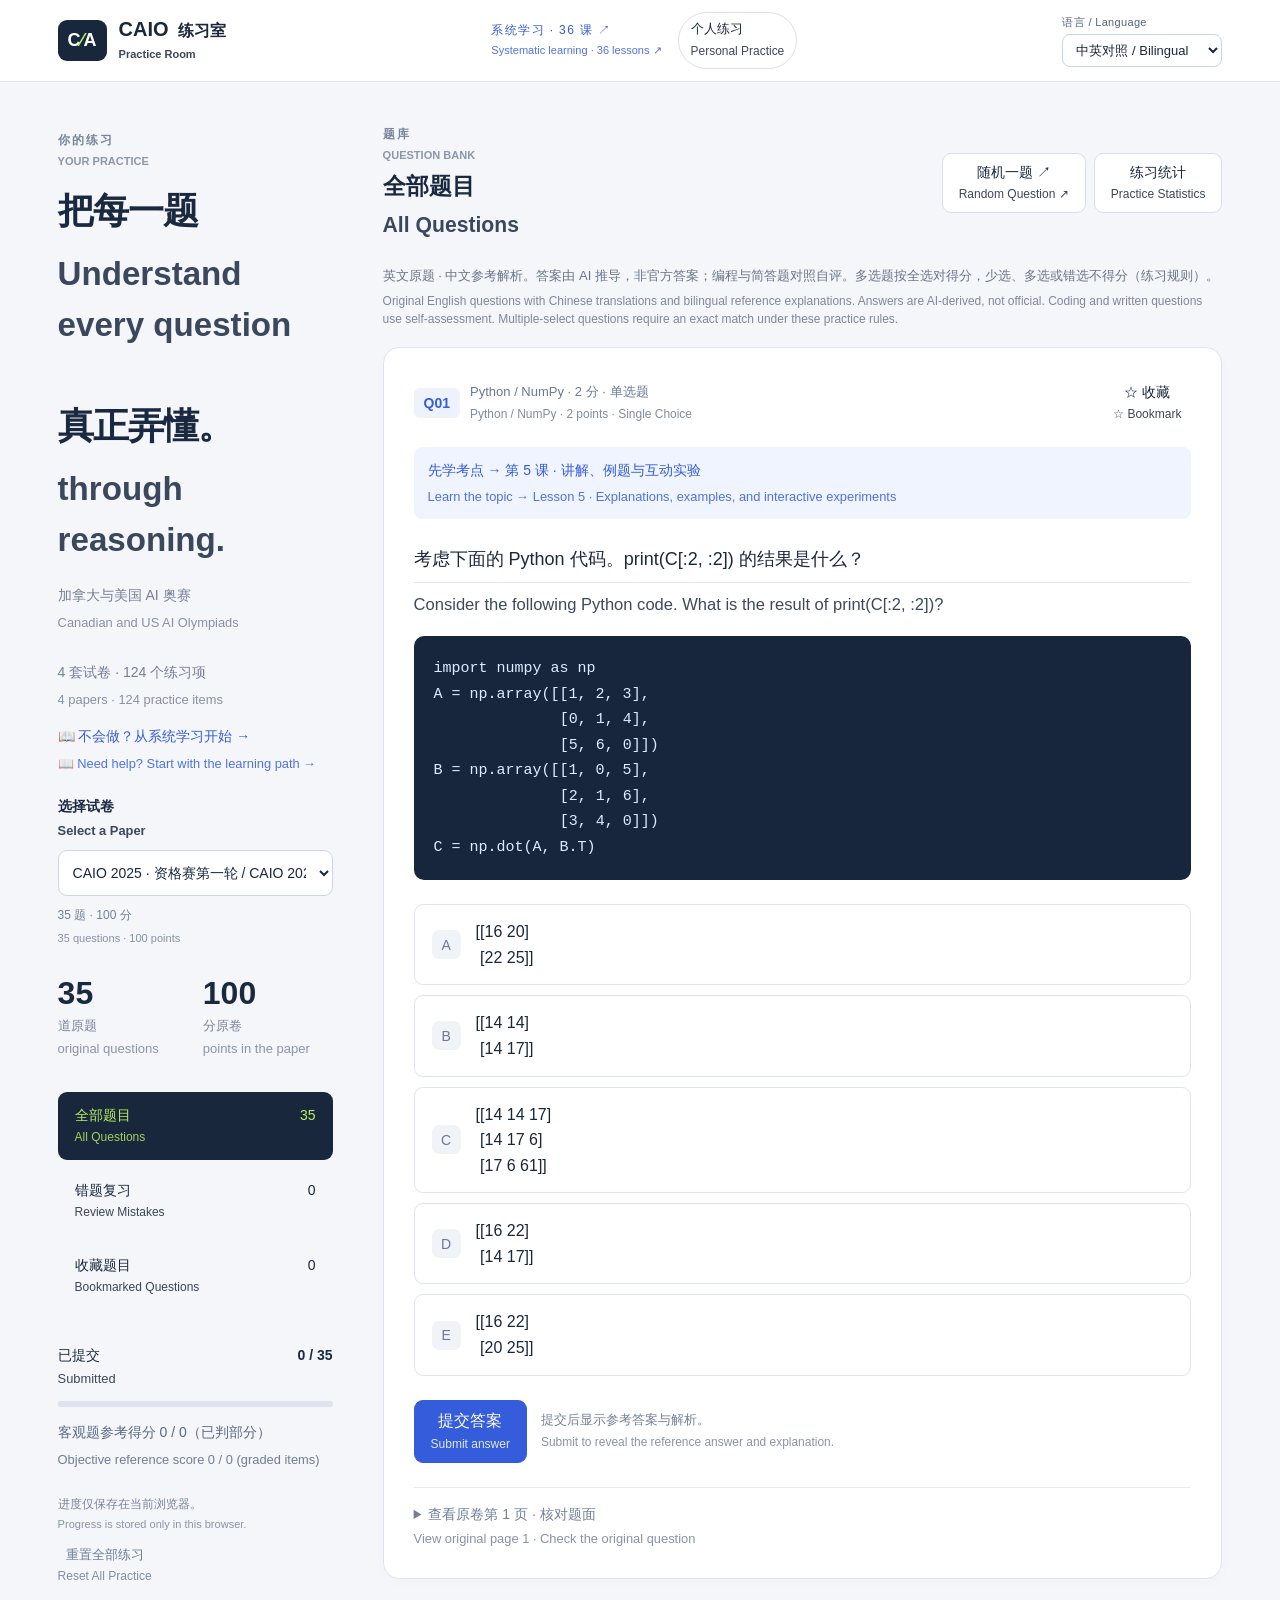
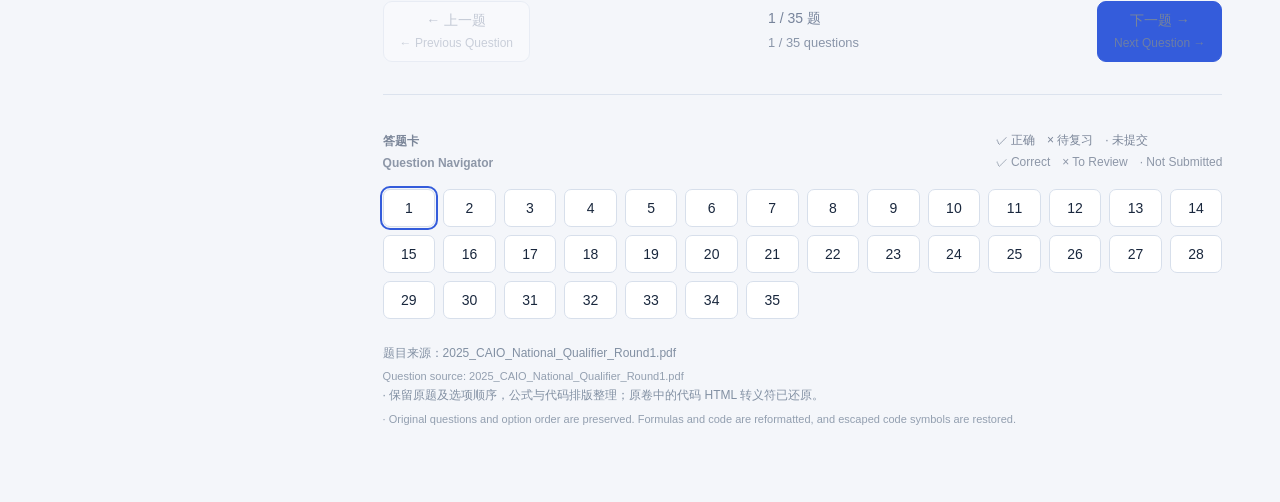
<file: index.html>
<!DOCTYPE html>
<!-- saved from url=(0058)https://caio-2025-practice.travishawkins6122.chatgpt.site/ -->
<html lang="zh-CN" data-language="bi"><head><meta http-equiv="Content-Type" content="text/html; charset=UTF-8"><meta name="viewport" content="width=device-width,initial-scale=1"><meta name="description" content="CAIO 与 CJAIO 四套试卷，共 124 个练习项在线练习、参考解析与错题复习。"><title>CAIO 2025 · 刷题练习 / CAIO 2025 · Question Practice</title><link rel="icon" type="image/svg+xml" href="data:image/svg+xml,%3Csvg xmlns='http://www.w3.org/2000/svg' viewBox='0 0 32 32'%3E%3Crect width='32' height='32' rx='8' fill='%2319273d'/%3E%3Cpath d='M9 16l5 5 10-11' fill='none' stroke='%23b6ef62' stroke-width='4'/%3E%3C/svg%3E"><link rel="stylesheet" href="./assets/style.css"><link rel="stylesheet" href="./assets/i18n.css"></head><body>
<header><a class="brand" href="index.html"><span class="mark">C<span>∕</span>A</span><span>CAIO <b><span data-bi="" class="bi-pair"><span class="bi-zh" lang="zh-CN">练习室</span><span class="bi-en" lang="en">Practice Room</span></span></b></span></a><a class="edition" href="learn.html" style="text-decoration:none;color:#345cdb"><span data-bi="" class="bi-pair"><span class="bi-zh" lang="zh-CN">系统学习 · 36 课 ↗</span><span class="bi-en" lang="en">Systematic learning · 36 lessons ↗</span></span></a><span class="private-note"><span data-bi="" class="bi-pair"><span class="bi-zh" lang="zh-CN">个人练习</span><span class="bi-en" lang="en">Personal Practice</span></span></span><label class="language-control" data-no-translate="">语言 / Language<select id="languageSelect" aria-label="语言 / Language"><option value="bi">中英对照 / Bilingual</option><option value="zh">中文</option><option value="en">English</option></select></label></header>
<main><aside><div class="eyebrow"><span data-bi="" class="bi-pair"><span class="bi-zh" lang="zh-CN">你的练习</span><span class="bi-en" lang="en">YOUR PRACTICE</span></span></div><h1><span data-bi="" class="bi-pair"><span class="bi-zh" lang="zh-CN">把每一题</span><span class="bi-en" lang="en">Understand every question</span></span><br><span data-bi="" class="bi-pair"><span class="bi-zh" lang="zh-CN">真正弄懂。</span><span class="bi-en" lang="en">through reasoning.</span></span></h1><p class="muted"><span data-bi="" class="bi-pair"><span class="bi-zh" lang="zh-CN">加拿大与美国 AI 奥赛</span><span class="bi-en" lang="en">Canadian and US AI Olympiads</span></span><br><span data-bi="" class="bi-pair"><span class="bi-zh" lang="zh-CN">4 套试卷 · 124 个练习项</span><span class="bi-en" lang="en">4 papers · 124 practice items</span></span></p><a class="learning-link" href="learn.html"><span data-bi="" class="bi-pair"><span class="bi-zh" lang="zh-CN">📖 不会做？从系统学习开始 →</span><span class="bi-en" lang="en">📖 Need help? Start with the learning path →</span></span></a><label class="bank-label" for="bankSelect"><span data-bi="" class="bi-pair"><span class="bi-zh" lang="zh-CN">选择试卷</span><span class="bi-en" lang="en">Select a Paper</span></span></label><select id="bankSelect"><option value="caio">CAIO 2025 · 资格赛第一轮</option><option value="set1">CJAIO Part 1 · 练习卷 1</option><option value="set2">CJAIO Part 1 · 练习卷 2</option><option value="usaaio">USAAIO 2026 · 第一轮</option></select><p class="bank-detail" id="bankDetail"><span data-bi="" class="bi-pair"><span class="bi-zh" lang="zh-CN">35 题 · 100 分</span><span class="bi-en" lang="en">35 questions · 100 points</span></span></p><div class="stats"><div><strong id="bankTotal">35</strong><span><span data-bi="" class="bi-pair"><span class="bi-zh" lang="zh-CN">道原题</span><span class="bi-en" lang="en">original questions</span></span></span></div><div><strong id="paperPoints">100</strong><span><span data-bi="" class="bi-pair"><span class="bi-zh" lang="zh-CN">分原卷</span><span class="bi-en" lang="en">points in the paper</span></span></span></div></div><nav aria-label="练习模式"><button data-mode="all" class="active" aria-pressed="true"><span data-bi="" class="bi-pair"><span class="bi-zh" lang="zh-CN">全部题目</span><span class="bi-en" lang="en">All Questions</span> </span><span id="allCount">35</span></button><button data-mode="wrong" aria-pressed="false"><span data-bi="" class="bi-pair"><span class="bi-zh" lang="zh-CN">错题复习</span><span class="bi-en" lang="en">Review Mistakes</span> </span><span id="wrongCount">0</span></button><button data-mode="star" aria-pressed="false"><span data-bi="" class="bi-pair"><span class="bi-zh" lang="zh-CN">收藏题目</span><span class="bi-en" lang="en">Bookmarked Questions</span> </span><span id="starCount">0</span></button></nav><div class="progress-label"><span><span data-bi="" class="bi-pair"><span class="bi-zh" lang="zh-CN">已提交</span><span class="bi-en" lang="en">Submitted</span></span></span><b id="done">0 / 35</b></div><progress id="progress" value="0" max="35"></progress><div class="score" id="score"><span data-bi="" class="bi-pair"><span class="bi-zh" lang="zh-CN">客观题参考得分 0 / 0（已判部分）</span><span class="bi-en" lang="en">Objective reference score 0 / 0 (graded items)</span></span></div><p class="storage"><span data-bi="" class="bi-pair"><span class="bi-zh" lang="zh-CN">进度仅保存在当前浏览器。</span><span class="bi-en" lang="en">Progress is stored only in this browser.</span></span></p><button class="text-button" id="reset"><span data-bi="" class="bi-pair"><span class="bi-zh" lang="zh-CN">重置全部练习</span><span class="bi-en" lang="en">Reset All Practice</span></span></button></aside>
<section class="workspace"><div class="toolbar"><div><span class="eyebrow">QUESTION BANK</span><h2 id="modeTitle"><span data-bi="" class="bi-pair"><span class="bi-zh" lang="zh-CN">全部题目</span><span class="bi-en" lang="en">All Questions</span></span></h2></div><div class="toolbar-actions"><button id="random"><span data-bi="" class="bi-pair"><span class="bi-zh" lang="zh-CN">随机一题 ↗</span><span class="bi-en" lang="en">Random Question ↗</span></span></button><button id="summary"><span data-bi="" class="bi-pair"><span class="bi-zh" lang="zh-CN">练习统计</span><span class="bi-en" lang="en">Practice Statistics</span></span></button></div></div><div class="notice"><span data-bi="" class="bi-pair"><span class="bi-zh" lang="zh-CN">英文原题 · 中文参考解析。答案由 AI 推导，非官方答案；编程与简答题对照自评。多选题按全选对得分，少选、多选或错选不得分（练习规则）。</span><span class="bi-en" lang="en">Original English questions with Chinese translations and bilingual reference explanations. Answers are AI-derived, not official. Coding and written questions use self-assessment. Multiple-select questions require an exact match under these practice rules.</span></span></div><div id="questionArea"><article class="card"><div class="card-top"><span class="number">Q01</span><span class="badge"><span data-bi="" class="bi-pair"><span class="bi-zh" lang="zh-CN">Python / NumPy · 2 分 · 单选题</span><span class="bi-en" lang="en">Python / NumPy · 2 points · Single Choice</span></span></span><button class="bookmark " id="bookmark" aria-pressed="false"><span data-bi="" class="bi-pair"><span class="bi-zh" lang="zh-CN">☆ 收藏</span><span class="bi-en" lang="en">☆ Bookmark</span></span></button></div><div class="question-course"><a href="learn.html#lesson=5"><span data-bi="" class="bi-pair"><span class="bi-zh" lang="zh-CN">先学考点 → 第 5 课 · 讲解、例题与互动实验</span><span class="bi-en" lang="en">Learn the topic → Lesson 5 · Explanations, examples, and interactive experiments</span></span></a></div><div class="stem" lang="en"><span data-bi="" class="bi-pair"><span class="bi-zh" lang="zh-CN">考虑下面的 Python 代码。print(C[:2, :2]) 的结果是什么？</span><span class="bi-en" lang="en">Consider the following Python code. What is the result of print(C[:2, :2])?</span></span></div><pre lang="en"><code>import numpy as np
A = np.array([[1, 2, 3],
              [0, 1, 4],
              [5, 6, 0]])
B = np.array([[1, 0, 5],
              [2, 1, 6],
              [3, 4, 0]])
C = np.dot(A, B.T)</code></pre><div class="options" role="group" aria-label="答案选项 / Answer Options"><button class="option   " data-choice="0" aria-pressed="false"><span class="letter">A</span><span class="option-text" lang="en">[[16 20]
 [22 25]]</span></button><button class="option   " data-choice="1" aria-pressed="false"><span class="letter">B</span><span class="option-text" lang="en">[[14 14]
 [14 17]]</span></button><button class="option   " data-choice="2" aria-pressed="false"><span class="letter">C</span><span class="option-text" lang="en">[[14 14 17]
 [14 17 6]
 [17 6 61]]</span></button><button class="option   " data-choice="3" aria-pressed="false"><span class="letter">D</span><span class="option-text" lang="en">[[16 22]
 [14 17]]</span></button><button class="option   " data-choice="4" aria-pressed="false"><span class="letter">E</span><span class="option-text" lang="en">[[16 22]
 [20 25]]</span></button></div>
<div class="submit-row"><button class="primary" id="submit"><span data-bi="" class="bi-pair"><span class="bi-zh" lang="zh-CN">提交答案</span><span class="bi-en" lang="en">Submit answer</span></span></button><span class="helper" id="hint"><span data-bi="" class="bi-pair"><span class="bi-zh" lang="zh-CN">提交后显示参考答案与解析。</span><span class="bi-en" lang="en">Submit to reveal the reference answer and explanation.</span></span></span></div><details class="original"><summary><span data-bi="" class="bi-pair"><span class="bi-zh" lang="zh-CN">查看原卷第 1 页 · 核对题面</span><span class="bi-en" lang="en">View original page 1  · Check the original question</span></span></summary><img loading="lazy" src="original/page-1.png" alt="CAIO 2025 · 资格赛第一轮，第 1 页，包括第 1 题 / CAIO 2025 · Qualifier Round 1, No. 1 , including question 1 questions"></details></article></div><footer class="question-footer"><button id="prev" disabled=""><span data-bi="" class="bi-pair"><span class="bi-zh" lang="zh-CN">← 上一题</span><span class="bi-en" lang="en">← Previous Question</span></span></button><span id="position"><span data-bi="" class="bi-pair"><span class="bi-zh" lang="zh-CN">1 / 35 题</span><span class="bi-en" lang="en">1 / 35 questions</span></span></span><button class="primary" id="next"><span data-bi="" class="bi-pair"><span class="bi-zh" lang="zh-CN">下一题 →</span><span class="bi-en" lang="en">Next Question →</span></span></button></footer><section class="map-section"><div class="map-heading"><h3><span data-bi="" class="bi-pair"><span class="bi-zh" lang="zh-CN">答题卡</span><span class="bi-en" lang="en">Question Navigator</span></span></h3><span><span data-bi="" class="bi-pair"><span class="bi-zh" lang="zh-CN">✓ 正确　× 待复习　· 未提交</span><span class="bi-en" lang="en">✓ Correct　× To Review　· Not Submitted</span></span></span></div><div id="map" class="map"><button data-q="1" class="current  " aria-label="第 1 题，未提交 / No. 1 questions, Not Submitted" aria-current="true">1</button><button data-q="2" class="  " aria-label="第 2 题，未提交 / No. 2 questions, Not Submitted">2</button><button data-q="3" class="  " aria-label="第 3 题，未提交 / No. 3 questions, Not Submitted">3</button><button data-q="4" class="  " aria-label="第 4 题，未提交 / No. 4 questions, Not Submitted">4</button><button data-q="5" class="  " aria-label="第 5 题，未提交 / No. 5 questions, Not Submitted">5</button><button data-q="6" class="  " aria-label="第 6 题，未提交 / No. 6 questions, Not Submitted">6</button><button data-q="7" class="  " aria-label="第 7 题，未提交 / No. 7 questions, Not Submitted">7</button><button data-q="8" class="  " aria-label="第 8 题，未提交 / No. 8 questions, Not Submitted">8</button><button data-q="9" class="  " aria-label="第 9 题，未提交 / No. 9 questions, Not Submitted">9</button><button data-q="10" class="  " aria-label="第 10 题，未提交 / No. 10 questions, Not Submitted">10</button><button data-q="11" class="  " aria-label="第 11 题，未提交 / No. 11 questions, Not Submitted">11</button><button data-q="12" class="  " aria-label="第 12 题，未提交 / No. 12 questions, Not Submitted">12</button><button data-q="13" class="  " aria-label="第 13 题，未提交 / No. 13 questions, Not Submitted">13</button><button data-q="14" class="  " aria-label="第 14 题，未提交 / No. 14 questions, Not Submitted">14</button><button data-q="15" class="  " aria-label="第 15 题，未提交 / No. 15 questions, Not Submitted">15</button><button data-q="16" class="  " aria-label="第 16 题，未提交 / No. 16 questions, Not Submitted">16</button><button data-q="17" class="  " aria-label="第 17 题，未提交 / No. 17 questions, Not Submitted">17</button><button data-q="18" class="  " aria-label="第 18 题，未提交 / No. 18 questions, Not Submitted">18</button><button data-q="19" class="  " aria-label="第 19 题，未提交 / No. 19 questions, Not Submitted">19</button><button data-q="20" class="  " aria-label="第 20 题，未提交 / No. 20 questions, Not Submitted">20</button><button data-q="21" class="  " aria-label="第 21 题，未提交 / No. 21 questions, Not Submitted">21</button><button data-q="22" class="  " aria-label="第 22 题，未提交 / No. 22 questions, Not Submitted">22</button><button data-q="23" class="  " aria-label="第 23 题，未提交 / No. 23 questions, Not Submitted">23</button><button data-q="24" class="  " aria-label="第 24 题，未提交 / No. 24 questions, Not Submitted">24</button><button data-q="25" class="  " aria-label="第 25 题，未提交 / No. 25 questions, Not Submitted">25</button><button data-q="26" class="  " aria-label="第 26 题，未提交 / No. 26 questions, Not Submitted">26</button><button data-q="27" class="  " aria-label="第 27 题，未提交 / No. 27 questions, Not Submitted">27</button><button data-q="28" class="  " aria-label="第 28 题，未提交 / No. 28 questions, Not Submitted">28</button><button data-q="29" class="  " aria-label="第 29 题，未提交 / No. 29 questions, Not Submitted">29</button><button data-q="30" class="  " aria-label="第 30 题，未提交 / No. 30 questions, Not Submitted">30</button><button data-q="31" class="  " aria-label="第 31 题，未提交 / No. 31 questions, Not Submitted">31</button><button data-q="32" class="  " aria-label="第 32 题，未提交 / No. 32 questions, Not Submitted">32</button><button data-q="33" class="  " aria-label="第 33 题，未提交 / No. 33 questions, Not Submitted">33</button><button data-q="34" class="  " aria-label="第 34 题，未提交 / No. 34 questions, Not Submitted">34</button><button data-q="35" class="  " aria-label="第 35 题，未提交 / No. 35 questions, Not Submitted">35</button></div></section><p class="source"><span id="sourceText"><span data-bi="" class="bi-pair"><span class="bi-zh" lang="zh-CN">题目来源：2025_CAIO_National_Qualifier_Round1.pdf</span><span class="bi-en" lang="en">Question source: 2025_CAIO_National_Qualifier_Round1.pdf</span></span></span><span data-bi="" class="bi-pair"> <span class="bi-zh" lang="zh-CN">· 保留原题及选项顺序，公式与代码排版整理；原卷中的代码 HTML 转义符已还原。</span><span class="bi-en" lang="en">· Original questions and option order are preserved. Formulas and code are reformatted, and escaped code symbols are restored.</span></span></p></section></main>
<dialog id="report"><div class="dialog-head"><h2><span data-bi="" class="bi-pair"><span class="bi-zh" lang="zh-CN">练习统计</span><span class="bi-en" lang="en">Practice Statistics</span></span></h2><button id="closeReport" aria-label="关闭统计">×</button></div><div id="reportBody"></div></dialog>
<script src="./assets/questions.js"></script><script src="./assets/app.js"></script><script src="./assets/i18n-data.js"></script><script src="./assets/i18n.js"></script>
</body></html>
</file>
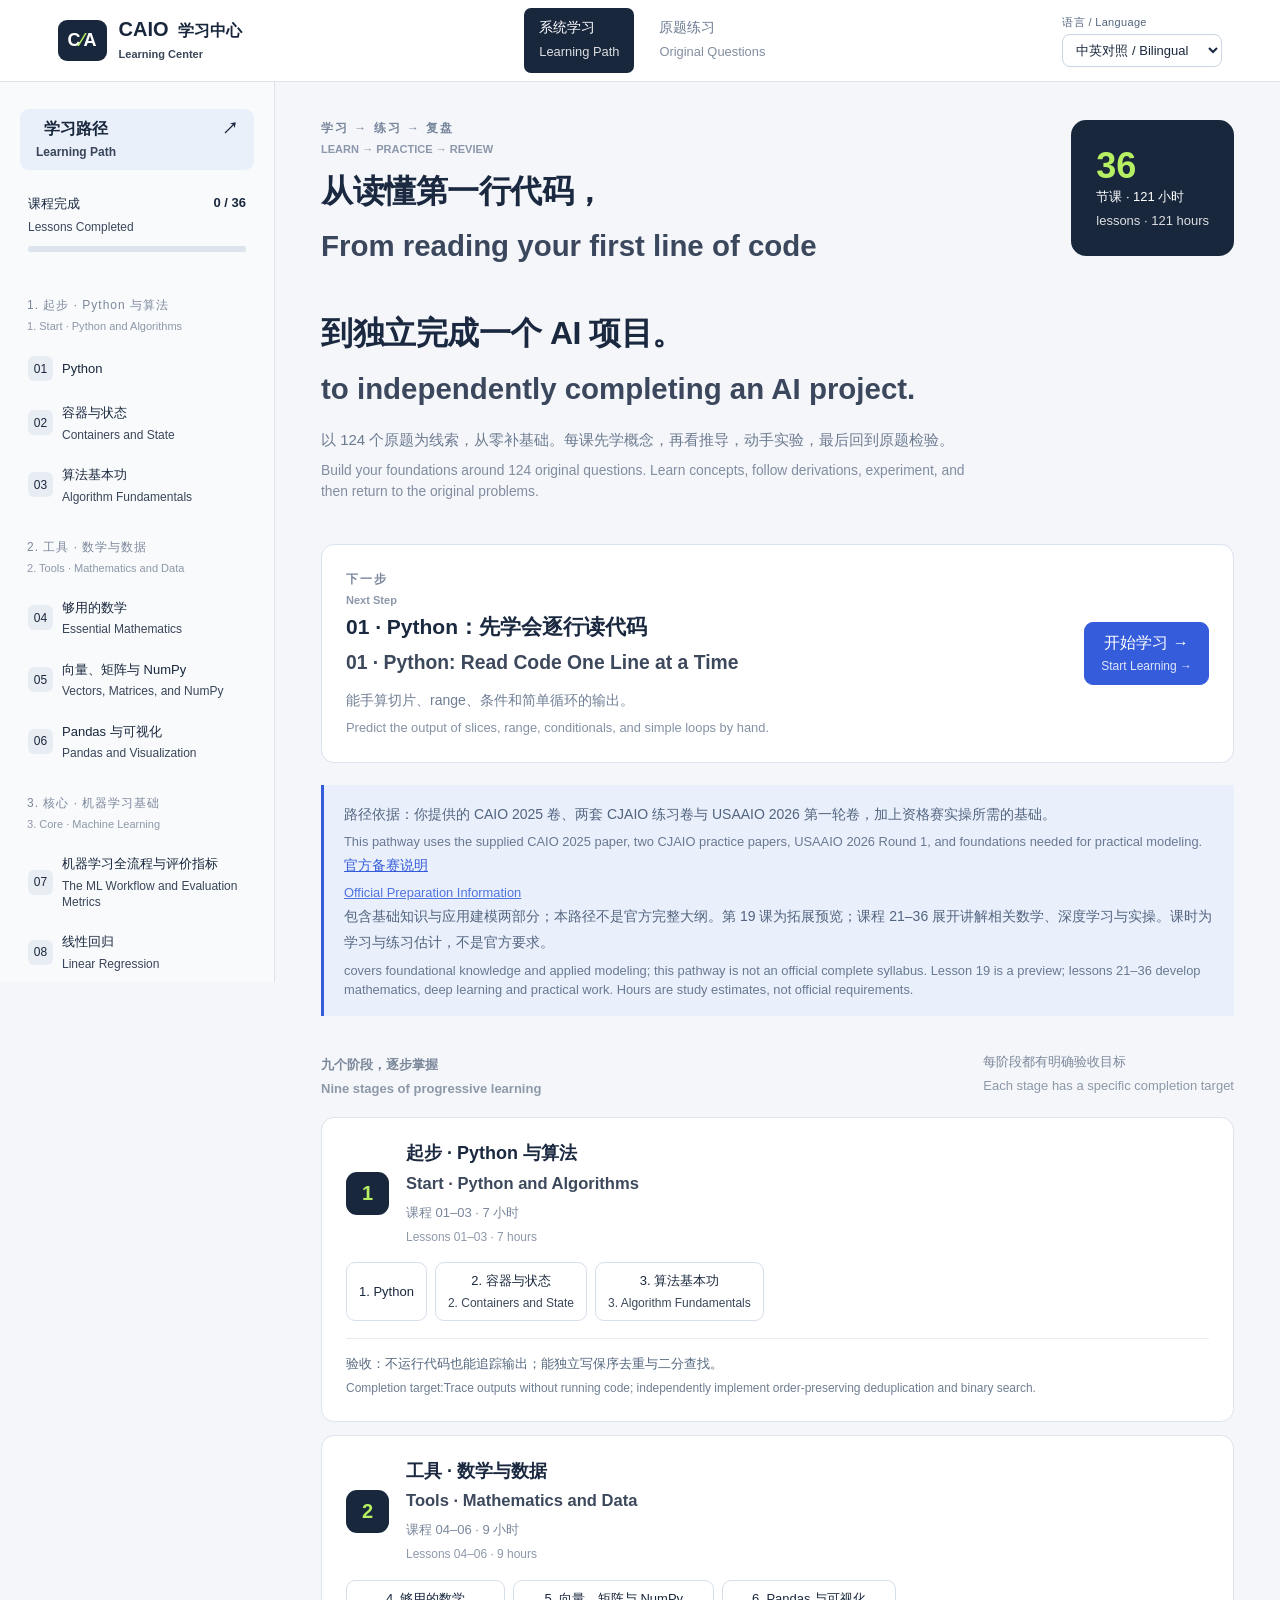
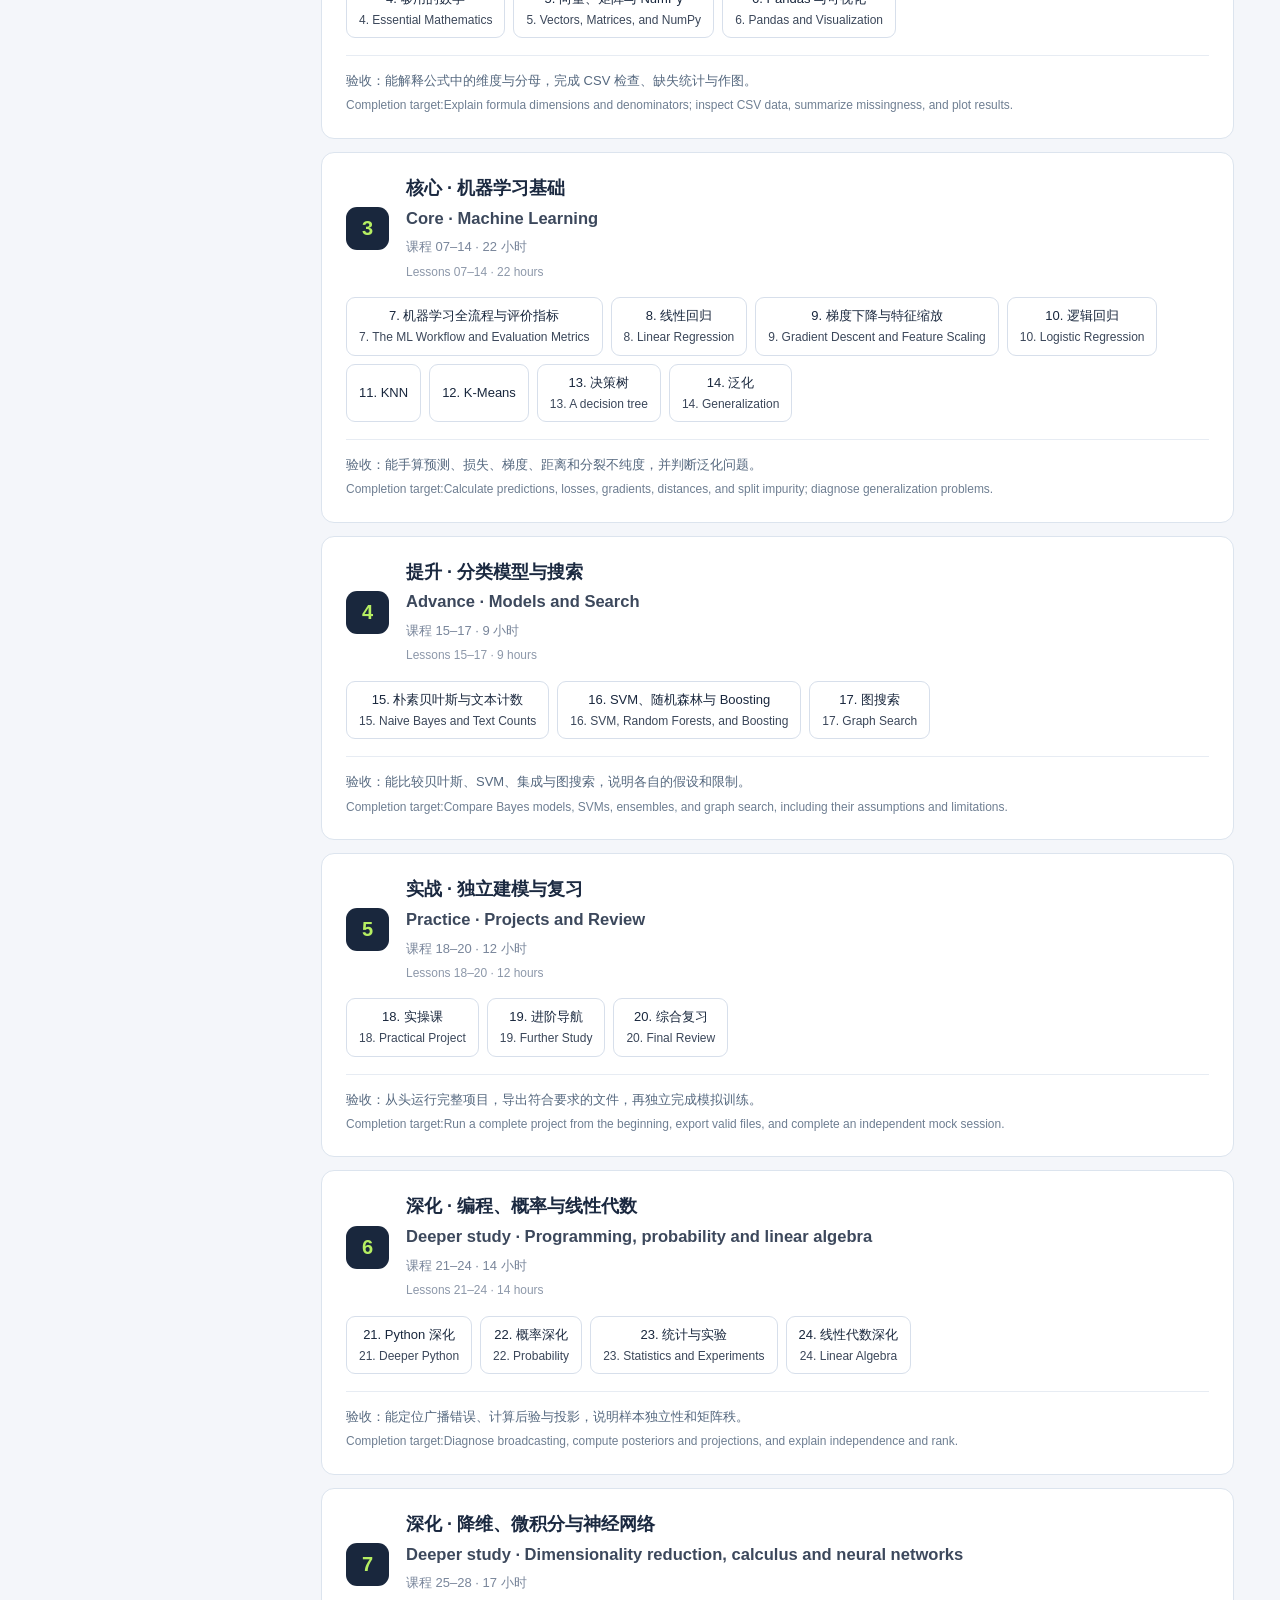
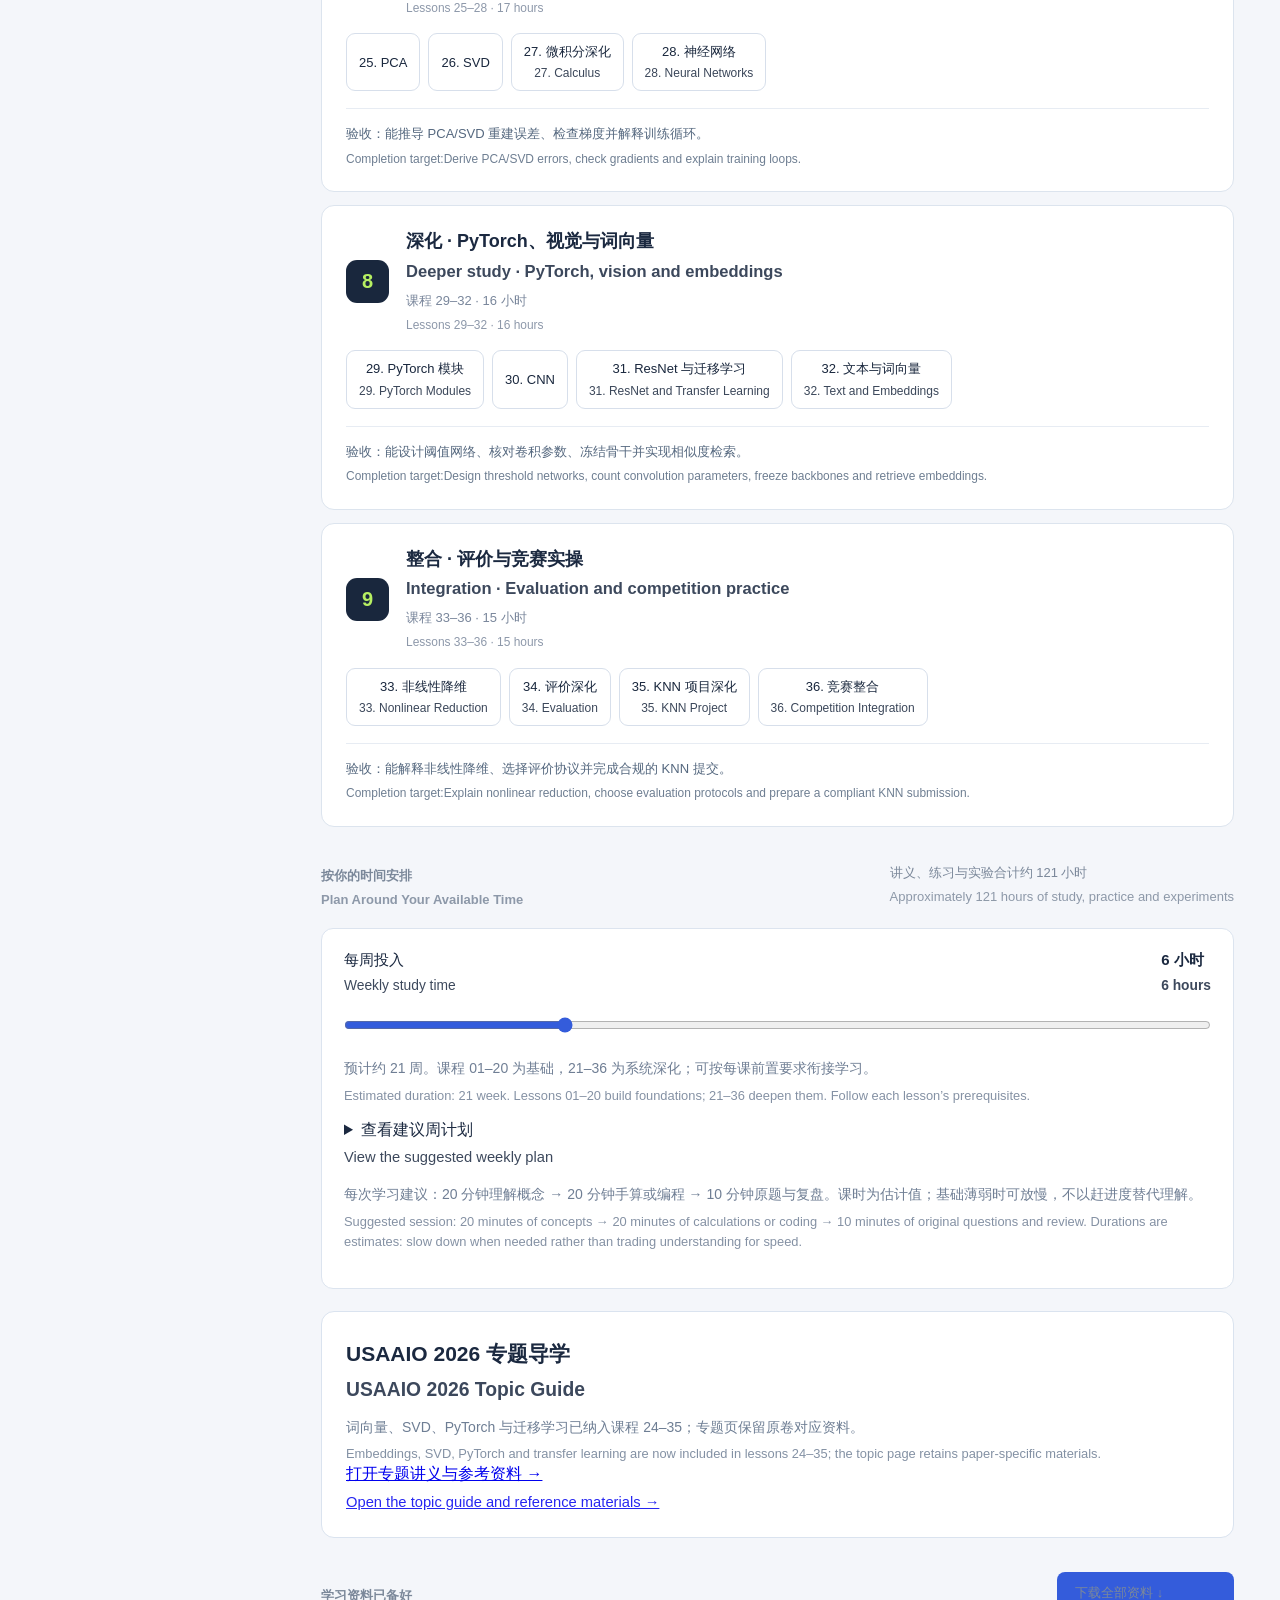
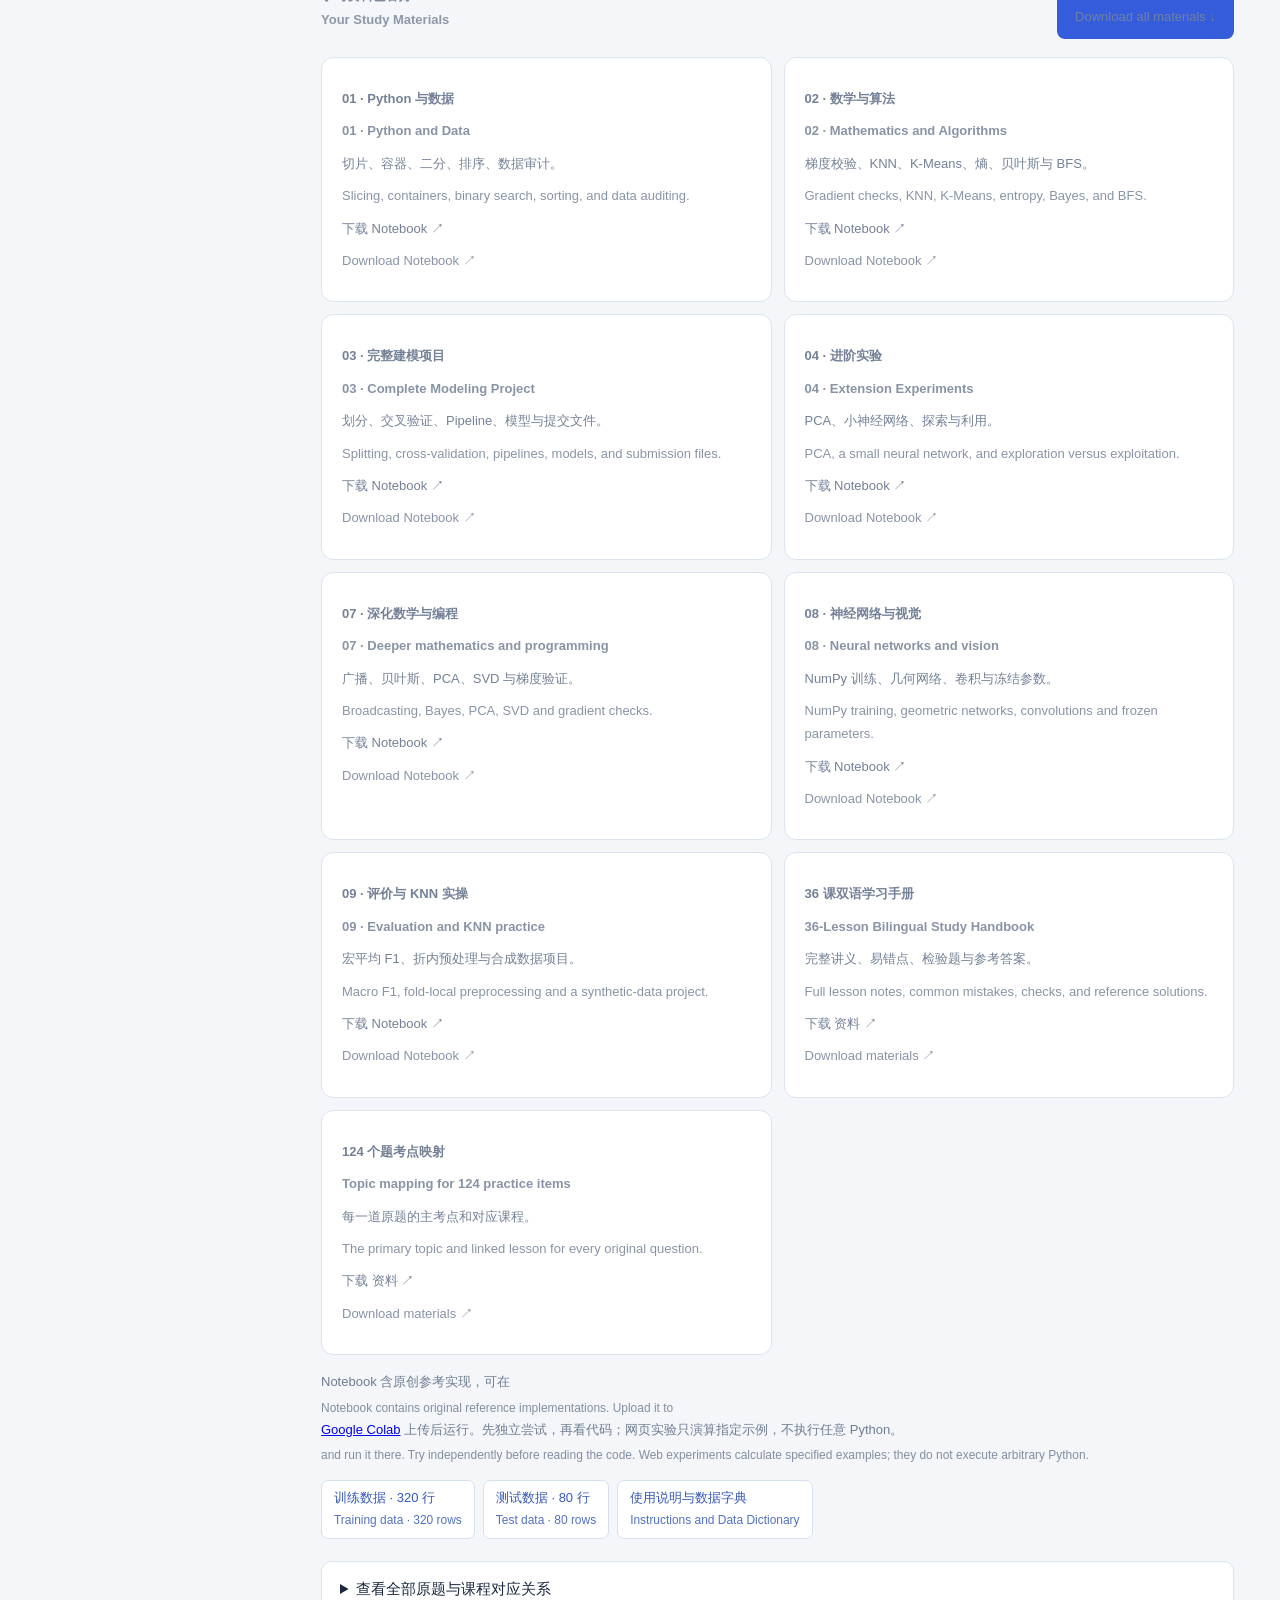
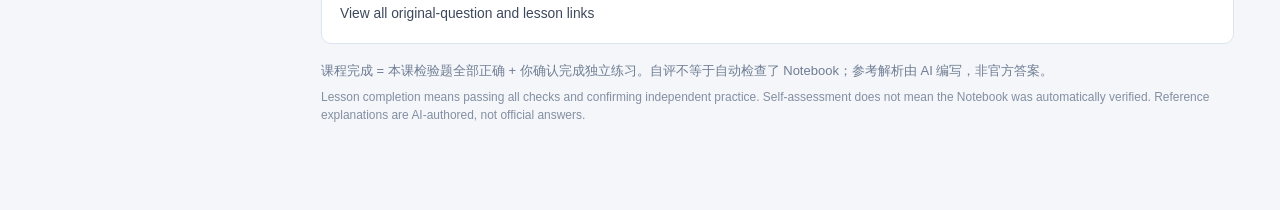
<file: learn.html>
<!DOCTYPE html>
<!-- saved from url=(0063)https://caio-2025-practice.travishawkins6122.chatgpt.site/learn -->
<html lang="zh-CN" data-language="bi"><head><meta http-equiv="Content-Type" content="text/html; charset=UTF-8"><meta name="viewport" content="width=device-width, initial-scale=1"><title>CAIO 学习中心 · 从基础到实战 / CAIO Learning Center · From Foundations to Practice</title><meta name="description" content="根据124个练习项整理的36课学习路径、互动实验、中英双语讲义与可运行Notebook。"><link rel="icon" type="image/svg+xml" href="data:image/svg+xml,%3Csvg xmlns='http://www.w3.org/2000/svg' viewBox='0 0 32 32'%3E%3Crect width='32' height='32' rx='8' fill='%2319273d'/%3E%3Cpath d='M9 16l5 5 10-11' fill='none' stroke='%23b6ef62' stroke-width='4'/%3E%3C/svg%3E"><link rel="stylesheet" href="./assets/style.css"><link rel="stylesheet" href="./assets/learn.css"><link rel="stylesheet" href="./assets/i18n.css"></head><body>
<header><a class="brand" href="learn.html"><span class="mark">C<span>∕</span>A</span><span>CAIO <b><span data-bi="" class="bi-pair"><span class="bi-zh" lang="zh-CN">学习中心</span><span class="bi-en" lang="en">Learning Center</span></span></b></span></a><nav class="top-links" aria-label="网站导航"><a href="learn.html" aria-current="page"><span data-bi="" class="bi-pair"><span class="bi-zh" lang="zh-CN">系统学习</span><span class="bi-en" lang="en">Learning Path</span></span></a><a href="index.html"><span data-bi="" class="bi-pair"><span class="bi-zh" lang="zh-CN">原题练习</span><span class="bi-en" lang="en">Original Questions</span></span></a></nav><label class="language-control" data-no-translate="">语言 / Language<select id="languageSelect" aria-label="语言 / Language"><option value="bi">中英对照 / Bilingual</option><option value="zh">中文</option><option value="en">English</option></select></label></header>
<div class="learn-layout"><aside class="course-sidebar"><button class="course-home" id="home"><span data-bi="" class="bi-pair"><span class="bi-zh" lang="zh-CN">学习路径</span><span class="bi-en" lang="en">Learning Path</span> </span><span>↗</span></button><div class="learn-progress"><span><span data-bi="" class="bi-pair"><span class="bi-zh" lang="zh-CN">课程完成</span><span class="bi-en" lang="en">Lessons Completed</span></span></span><b id="learnCount">0 / 36</b><progress id="learnProgress" max="36" value="0"></progress></div><label class="mobile-label" for="mobileLesson"><span data-bi="" class="bi-pair"><span class="bi-zh" lang="zh-CN">跳转课程</span><span class="bi-en" lang="en">Jump to a Lesson</span></span></label><select id="mobileLesson"><option value="0">学习路径总览 / Learning Path Overview</option><option value="1">01 Python：先学会逐行读代码 / 01 Python: Read Code One Line at a Time</option><option value="2">02 容器与状态：计数、去重、浅拷贝 / 02 Containers and State: Counting, Deduplication, and Shallow Copies</option><option value="3">03 算法基本功：二分、排序与复杂度 / 03 Algorithm Fundamentals: Binary Search, Sorting, and Complexity</option><option value="4">04 够用的数学：统计、概率与函数 / 04 Essential Mathematics: Statistics, Probability, and Functions</option><option value="5">05 向量、矩阵与 NumPy / 05 Vectors, Matrices, and NumPy</option><option value="6">06 Pandas 与可视化：把脏数据变成表 / 06 Pandas and Visualization: From Messy Data to Tables</option><option value="7">07 机器学习全流程与评价指标 / 07 The ML Workflow and Evaluation Metrics</option><option value="8">08 线性回归：从预测到损失 / 08 Linear Regression: Predictions and Loss</option><option value="9">09 梯度下降与特征缩放 / 09 Gradient Descent and Feature Scaling</option><option value="10">10 逻辑回归：概率、阈值与梯度 / 10 Logistic Regression: Probabilities, Thresholds, and Gradients</option><option value="11">11 KNN：距离与尺度决定邻居 / 11 KNN: Distances and Scales Determine Neighbors</option><option value="12">12 K-Means：分配与更新要分开 / 12 K-Means: Separate Assignment from Update</option><option value="13">13 决策树：Gini、熵与信息增益 / 13 Decision Trees: Gini, Entropy, and Information Gain</option><option value="14">14 泛化：偏差、方差与正则化 / 14 Generalization: Bias, Variance, and Regularization</option><option value="15">15 朴素贝叶斯与文本计数 / 15 Naive Bayes and Text Counts</option><option value="16">16 SVM、随机森林与 Boosting / 16 SVM, Random Forests, and Boosting</option><option value="17">17 图搜索：BFS、DFS、UCS 与 A* / 17 Graph Search: BFS, DFS, UCS, and A*</option><option value="18">18 实操课：完成一个可复现的建模项目 / 18 Practical Project: Build a Reproducible ML Pipeline</option><option value="19">19 进阶导航：神经网络、PCA 与强化学习 / 19 Further Study: Neural Networks, PCA, and Reinforcement Learning</option><option value="20">20 综合复习：从会做题到独立完成比赛 / 20 Final Review: From Solving Questions to Competing Independently</option><option value="21">21 Python 深化：函数、广播与错误定位 / 21 Deeper Python: Functions, Broadcasting and Debugging</option><option value="22">22 概率深化：条件概率、贝叶斯与期望 / 22 Probability: Conditioning, Bayes and Expectation</option><option value="23">23 统计与实验：抽样波动、不确定性和数据划分 / 23 Statistics and Experiments: Sampling, Uncertainty and Splits</option><option value="24">24 线性代数深化：投影、秩与外积 / 24 Linear Algebra: Projection, Rank and Outer Products</option><option value="25">25 PCA：协方差、特征方向与重建 / 25 PCA: Covariance, Principal Directions and Reconstruction</option><option value="26">26 SVD：完整形状、谱分解与低秩压缩 / 26 SVD: Shapes, Spectra and Low-rank Compression</option><option value="27">27 微积分深化：链式法则与反向传播 / 27 Calculus: Chain Rule and Backpropagation</option><option value="28">28 神经网络：前向、训练循环与泛化 / 28 Neural Networks: Forward Pass, Training Loop and Generalization</option><option value="29">29 PyTorch 模块：参数注册、初始化与几何网络 / 29 PyTorch Modules: Parameters, Initialization and Geometric Networks</option><option value="30">30 CNN：卷积窗口、输出尺寸与参数量 / 30 CNNs: Windows, Output Shapes and Parameter Counts</option><option value="31">31 ResNet 与迁移学习：截断、冻结和验证 / 31 ResNet and Transfer Learning: Truncation, Freezing and Validation</option><option value="32">32 文本与词向量：清洗、相似度和检索 / 32 Text and Embeddings: Cleaning, Similarity and Retrieval</option><option value="33">33 非线性降维：邻域图、UMAP 与可视化解释 / 33 Nonlinear Reduction: Neighborhood Graphs, UMAP and Interpretation</option><option value="34">34 评价深化：宏平均 F1、阈值与模型选择 / 34 Evaluation: Macro F1, Thresholds and Model Selection</option><option value="35">35 KNN 项目深化：流水线、交叉验证与提交契约 / 35 KNN Project: Pipelines, Cross-validation and Submission Contracts</option><option value="36">36 竞赛整合：读题限制、调试与复盘 / 36 Competition Integration: Constraints, Debugging and Review</option></select><div id="lessonList"><div class="stage-label"><span data-bi="" class="bi-pair"><span class="bi-zh" lang="zh-CN">1. 起步 · Python 与算法</span><span class="bi-en" lang="en">1. Start · Python and Algorithms</span></span></div><button class="lesson-nav  " data-lesson="1"><span class="num">01</span><span>Python</span></button><button class="lesson-nav  " data-lesson="2"><span class="num">02</span><span><span data-bi="" class="bi-pair"><span class="bi-zh" lang="zh-CN">容器与状态</span><span class="bi-en" lang="en">Containers and State</span></span></span></button><button class="lesson-nav  " data-lesson="3"><span class="num">03</span><span><span data-bi="" class="bi-pair"><span class="bi-zh" lang="zh-CN">算法基本功</span><span class="bi-en" lang="en">Algorithm Fundamentals</span></span></span></button><div class="stage-label"><span data-bi="" class="bi-pair"><span class="bi-zh" lang="zh-CN">2. 工具 · 数学与数据</span><span class="bi-en" lang="en">2. Tools · Mathematics and Data</span></span></div><button class="lesson-nav  " data-lesson="4"><span class="num">04</span><span><span data-bi="" class="bi-pair"><span class="bi-zh" lang="zh-CN">够用的数学</span><span class="bi-en" lang="en">Essential Mathematics</span></span></span></button><button class="lesson-nav  " data-lesson="5"><span class="num">05</span><span><span data-bi="" class="bi-pair"><span class="bi-zh" lang="zh-CN">向量、矩阵与 NumPy</span><span class="bi-en" lang="en">Vectors, Matrices, and NumPy</span></span></span></button><button class="lesson-nav  " data-lesson="6"><span class="num">06</span><span><span data-bi="" class="bi-pair"><span class="bi-zh" lang="zh-CN">Pandas 与可视化</span><span class="bi-en" lang="en">Pandas and Visualization</span></span></span></button><div class="stage-label"><span data-bi="" class="bi-pair"><span class="bi-zh" lang="zh-CN">3. 核心 · 机器学习基础</span><span class="bi-en" lang="en">3. Core · Machine Learning</span></span></div><button class="lesson-nav  " data-lesson="7"><span class="num">07</span><span><span data-bi="" class="bi-pair"><span class="bi-zh" lang="zh-CN">机器学习全流程与评价指标</span><span class="bi-en" lang="en">The ML Workflow and Evaluation Metrics</span></span></span></button><button class="lesson-nav  " data-lesson="8"><span class="num">08</span><span><span data-bi="" class="bi-pair"><span class="bi-zh" lang="zh-CN">线性回归</span><span class="bi-en" lang="en">Linear Regression</span></span></span></button><button class="lesson-nav  " data-lesson="9"><span class="num">09</span><span><span data-bi="" class="bi-pair"><span class="bi-zh" lang="zh-CN">梯度下降与特征缩放</span><span class="bi-en" lang="en">Gradient Descent and Feature Scaling</span></span></span></button><button class="lesson-nav  " data-lesson="10"><span class="num">10</span><span><span data-bi="" class="bi-pair"><span class="bi-zh" lang="zh-CN">逻辑回归</span><span class="bi-en" lang="en">Logistic Regression</span></span></span></button><button class="lesson-nav  " data-lesson="11"><span class="num">11</span><span>KNN</span></button><button class="lesson-nav  " data-lesson="12"><span class="num">12</span><span>K-Means</span></button><button class="lesson-nav  " data-lesson="13"><span class="num">13</span><span><span data-bi="" class="bi-pair"><span class="bi-zh" lang="zh-CN">决策树</span><span class="bi-en" lang="en">A decision tree</span></span></span></button><button class="lesson-nav  " data-lesson="14"><span class="num">14</span><span><span data-bi="" class="bi-pair"><span class="bi-zh" lang="zh-CN">泛化</span><span class="bi-en" lang="en">Generalization</span></span></span></button><div class="stage-label"><span data-bi="" class="bi-pair"><span class="bi-zh" lang="zh-CN">4. 提升 · 分类模型与搜索</span><span class="bi-en" lang="en">4. Advance · Models and Search</span></span></div><button class="lesson-nav  " data-lesson="15"><span class="num">15</span><span><span data-bi="" class="bi-pair"><span class="bi-zh" lang="zh-CN">朴素贝叶斯与文本计数</span><span class="bi-en" lang="en">Naive Bayes and Text Counts</span></span></span></button><button class="lesson-nav  " data-lesson="16"><span class="num">16</span><span><span data-bi="" class="bi-pair"><span class="bi-zh" lang="zh-CN">SVM、随机森林与 Boosting</span><span class="bi-en" lang="en">SVM, Random Forests, and Boosting</span></span></span></button><button class="lesson-nav  " data-lesson="17"><span class="num">17</span><span><span data-bi="" class="bi-pair"><span class="bi-zh" lang="zh-CN">图搜索</span><span class="bi-en" lang="en">Graph Search</span></span></span></button><div class="stage-label"><span data-bi="" class="bi-pair"><span class="bi-zh" lang="zh-CN">5. 实战 · 独立建模与复习</span><span class="bi-en" lang="en">5. Practice · Projects and Review</span></span></div><button class="lesson-nav  " data-lesson="18"><span class="num">18</span><span><span data-bi="" class="bi-pair"><span class="bi-zh" lang="zh-CN">实操课</span><span class="bi-en" lang="en">Practical Project</span></span></span></button><button class="lesson-nav  " data-lesson="19"><span class="num">19</span><span><span data-bi="" class="bi-pair"><span class="bi-zh" lang="zh-CN">进阶导航</span><span class="bi-en" lang="en">Further Study</span></span></span></button><button class="lesson-nav  " data-lesson="20"><span class="num">20</span><span><span data-bi="" class="bi-pair"><span class="bi-zh" lang="zh-CN">综合复习</span><span class="bi-en" lang="en">Final Review</span></span></span></button><div class="stage-label"><span data-bi="" class="bi-pair"><span class="bi-zh" lang="zh-CN">6. 深化 · 编程、概率与线性代数</span><span class="bi-en" lang="en">6. Deeper study · Programming, probability and linear algebra</span></span></div><button class="lesson-nav  " data-lesson="21"><span class="num">21</span><span><span data-bi="" class="bi-pair"><span class="bi-zh" lang="zh-CN">Python 深化</span><span class="bi-en" lang="en">Deeper Python</span></span></span></button><button class="lesson-nav  " data-lesson="22"><span class="num">22</span><span><span data-bi="" class="bi-pair"><span class="bi-zh" lang="zh-CN">概率深化</span><span class="bi-en" lang="en">Probability</span></span></span></button><button class="lesson-nav  " data-lesson="23"><span class="num">23</span><span><span data-bi="" class="bi-pair"><span class="bi-zh" lang="zh-CN">统计与实验</span><span class="bi-en" lang="en">Statistics and Experiments</span></span></span></button><button class="lesson-nav  " data-lesson="24"><span class="num">24</span><span><span data-bi="" class="bi-pair"><span class="bi-zh" lang="zh-CN">线性代数深化</span><span class="bi-en" lang="en">Linear Algebra</span></span></span></button><div class="stage-label"><span data-bi="" class="bi-pair"><span class="bi-zh" lang="zh-CN">7. 深化 · 降维、微积分与神经网络</span><span class="bi-en" lang="en">7. Deeper study · Dimensionality reduction, calculus and neural networks</span></span></div><button class="lesson-nav  " data-lesson="25"><span class="num">25</span><span>PCA</span></button><button class="lesson-nav  " data-lesson="26"><span class="num">26</span><span>SVD</span></button><button class="lesson-nav  " data-lesson="27"><span class="num">27</span><span><span data-bi="" class="bi-pair"><span class="bi-zh" lang="zh-CN">微积分深化</span><span class="bi-en" lang="en">Calculus</span></span></span></button><button class="lesson-nav  " data-lesson="28"><span class="num">28</span><span><span data-bi="" class="bi-pair"><span class="bi-zh" lang="zh-CN">神经网络</span><span class="bi-en" lang="en">Neural Networks</span></span></span></button><div class="stage-label"><span data-bi="" class="bi-pair"><span class="bi-zh" lang="zh-CN">8. 深化 · PyTorch、视觉与词向量</span><span class="bi-en" lang="en">8. Deeper study · PyTorch, vision and embeddings</span></span></div><button class="lesson-nav  " data-lesson="29"><span class="num">29</span><span><span data-bi="" class="bi-pair"><span class="bi-zh" lang="zh-CN">PyTorch 模块</span><span class="bi-en" lang="en">PyTorch Modules</span></span></span></button><button class="lesson-nav  " data-lesson="30"><span class="num">30</span><span><span data-bi="" class="bi-pair"><span class="bi-zh" lang="zh-CN">CNN</span><span class="bi-en" lang="en">CNNs</span></span></span></button><button class="lesson-nav  " data-lesson="31"><span class="num">31</span><span><span data-bi="" class="bi-pair"><span class="bi-zh" lang="zh-CN">ResNet 与迁移学习</span><span class="bi-en" lang="en">ResNet and Transfer Learning</span></span></span></button><button class="lesson-nav  " data-lesson="32"><span class="num">32</span><span><span data-bi="" class="bi-pair"><span class="bi-zh" lang="zh-CN">文本与词向量</span><span class="bi-en" lang="en">Text and Embeddings</span></span></span></button><div class="stage-label"><span data-bi="" class="bi-pair"><span class="bi-zh" lang="zh-CN">9. 整合 · 评价与竞赛实操</span><span class="bi-en" lang="en">9. Integration · Evaluation and competition practice</span></span></div><button class="lesson-nav  " data-lesson="33"><span class="num">33</span><span><span data-bi="" class="bi-pair"><span class="bi-zh" lang="zh-CN">非线性降维</span><span class="bi-en" lang="en">Nonlinear Reduction</span></span></span></button><button class="lesson-nav  " data-lesson="34"><span class="num">34</span><span><span data-bi="" class="bi-pair"><span class="bi-zh" lang="zh-CN">评价深化</span><span class="bi-en" lang="en">Evaluation</span></span></span></button><button class="lesson-nav  " data-lesson="35"><span class="num">35</span><span><span data-bi="" class="bi-pair"><span class="bi-zh" lang="zh-CN">KNN 项目深化</span><span class="bi-en" lang="en">KNN Project</span></span></span></button><button class="lesson-nav  " data-lesson="36"><span class="num">36</span><span><span data-bi="" class="bi-pair"><span class="bi-zh" lang="zh-CN">竞赛整合</span><span class="bi-en" lang="en">Competition Integration</span></span></span></button></div><p class="local-note" id="localNote"><span data-bi="" class="bi-pair"><span class="bi-zh" lang="zh-CN">学习记录与笔记仅保存在当前浏览器。</span><span class="bi-en" lang="en">Study progress and notes are stored only in this browser.</span></span></p></aside>
<main class="learn-main"><div id="learningView"><section class="path-intro"><div><div class="eyebrow"><span data-bi="" class="bi-pair"><span class="bi-zh" lang="zh-CN">学习 → 练习 → 复盘</span><span class="bi-en" lang="en">LEARN → PRACTICE → REVIEW</span></span></div><h1><span data-bi="" class="bi-pair"><span class="bi-zh" lang="zh-CN">从读懂第一行代码，</span><span class="bi-en" lang="en">From reading your first line of code</span></span><br><span data-bi="" class="bi-pair"><span class="bi-zh" lang="zh-CN">到独立完成一个 AI 项目。</span><span class="bi-en" lang="en">to independently completing an AI project.</span></span></h1><p><span data-bi="" class="bi-pair"><span class="bi-zh" lang="zh-CN">以 124 个原题为线索，从零补基础。每课先学概念，再看推导，动手实验，最后回到原题检验。</span><span class="bi-en" lang="en">Build your foundations around 124 original questions. Learn concepts, follow derivations, experiment, and then return to the original problems.</span></span></p></div><div class="path-numbers"><strong>36</strong><span><span data-bi="" class="bi-pair"><span class="bi-zh" lang="zh-CN">节课 · 121 小时</span><span class="bi-en" lang="en">lessons · 121 hours</span></span></span></div></section><div class="start-panel"><div><span class="eyebrow"><span data-bi="" class="bi-pair"><span class="bi-zh" lang="zh-CN">下一步</span><span class="bi-en" lang="en">Next Step</span></span></span><h2><span data-bi="" class="bi-pair"><span class="bi-zh" lang="zh-CN">01 · Python：先学会逐行读代码</span><span class="bi-en" lang="en">01 · Python: Read Code One Line at a Time</span></span></h2><p><span data-bi="" class="bi-pair"><span class="bi-zh" lang="zh-CN">能手算切片、range、条件和简单循环的输出。</span><span class="bi-en" lang="en">Predict the output of slices, range, conditionals, and simple loops by hand.</span></span></p></div><button class="primary" data-lesson="1"><span data-bi="" class="bi-pair"><span class="bi-zh" lang="zh-CN">开始学习 →</span><span class="bi-en" lang="en">Start Learning →</span></span></button></div><div class="scope-note"><span data-bi="" class="bi-pair"><span class="bi-zh" lang="zh-CN">路径依据：你提供的 CAIO 2025 卷、两套 CJAIO 练习卷与 USAAIO 2026 第一轮卷，加上资格赛实操所需的基础。</span><span class="bi-en" lang="en">This pathway uses the supplied CAIO 2025 paper, two CJAIO practice papers, USAAIO 2026 Round 1, and foundations needed for practical modeling.</span></span><a href="https://www.iaiocanada.com/prepare/" target="_blank" rel="noopener"><span data-bi="" class="bi-pair"><span class="bi-zh" lang="zh-CN">官方备赛说明</span><span class="bi-en" lang="en">Official Preparation Information</span></span></a><span data-bi="" class="bi-pair"><span class="bi-zh" lang="zh-CN">包含基础知识与应用建模两部分；本路径不是官方完整大纲。第 19 课为拓展预览；课程 21–36 展开讲解相关数学、深度学习与实操。课时为学习与练习估计，不是官方要求。</span><span class="bi-en" lang="en">covers foundational knowledge and applied modeling; this pathway is not an official complete syllabus. Lesson 19 is a preview; lessons 21–36 develop mathematics, deep learning and practical work. Hours are study estimates, not official requirements.</span></span></div><div class="section-title"><h2><span data-bi="" class="bi-pair"><span class="bi-zh" lang="zh-CN">九个阶段，逐步掌握</span><span class="bi-en" lang="en">Nine stages of progressive learning</span></span></h2><span><span data-bi="" class="bi-pair"><span class="bi-zh" lang="zh-CN">每阶段都有明确验收目标</span><span class="bi-en" lang="en">Each stage has a specific completion target</span></span></span></div><section class="path-stage"><div class="path-stage-head"><div class="stage-no">1</div><div><h3><span data-bi="" class="bi-pair"><span class="bi-zh" lang="zh-CN">起步 · Python 与算法</span><span class="bi-en" lang="en">Start · Python and Algorithms</span></span></h3><p><span data-bi="" class="bi-pair"><span class="bi-zh" lang="zh-CN">课程 01–03 · 7 小时</span><span class="bi-en" lang="en">Lessons 01–03 · 7 hours</span></span></p></div></div><div class="stage-lessons"><button data-lesson="1">1. Python</button><button data-lesson="2"><span data-bi="" class="bi-pair"><span class="bi-zh" lang="zh-CN">2. 容器与状态</span><span class="bi-en" lang="en">2. Containers and State</span></span></button><button data-lesson="3"><span data-bi="" class="bi-pair"><span class="bi-zh" lang="zh-CN">3. 算法基本功</span><span class="bi-en" lang="en">3. Algorithm Fundamentals</span></span></button></div><p class="stage-outcome"><span data-bi="" class="bi-pair"><span class="bi-zh" lang="zh-CN">验收：不运行代码也能追踪输出；能独立写保序去重与二分查找。</span><span class="bi-en" lang="en">Completion target:Trace outputs without running code; independently implement order-preserving deduplication and binary search.</span></span></p></section><section class="path-stage"><div class="path-stage-head"><div class="stage-no">2</div><div><h3><span data-bi="" class="bi-pair"><span class="bi-zh" lang="zh-CN">工具 · 数学与数据</span><span class="bi-en" lang="en">Tools · Mathematics and Data</span></span></h3><p><span data-bi="" class="bi-pair"><span class="bi-zh" lang="zh-CN">课程 04–06 · 9 小时</span><span class="bi-en" lang="en">Lessons 04–06 · 9 hours</span></span></p></div></div><div class="stage-lessons"><button data-lesson="4"><span data-bi="" class="bi-pair"><span class="bi-zh" lang="zh-CN">4. 够用的数学</span><span class="bi-en" lang="en">4. Essential Mathematics</span></span></button><button data-lesson="5"><span data-bi="" class="bi-pair"><span class="bi-zh" lang="zh-CN">5. 向量、矩阵与 NumPy</span><span class="bi-en" lang="en">5. Vectors, Matrices, and NumPy</span></span></button><button data-lesson="6"><span data-bi="" class="bi-pair"><span class="bi-zh" lang="zh-CN">6. Pandas 与可视化</span><span class="bi-en" lang="en">6. Pandas and Visualization</span></span></button></div><p class="stage-outcome"><span data-bi="" class="bi-pair"><span class="bi-zh" lang="zh-CN">验收：能解释公式中的维度与分母，完成 CSV 检查、缺失统计与作图。</span><span class="bi-en" lang="en">Completion target:Explain formula dimensions and denominators; inspect CSV data, summarize missingness, and plot results.</span></span></p></section><section class="path-stage"><div class="path-stage-head"><div class="stage-no">3</div><div><h3><span data-bi="" class="bi-pair"><span class="bi-zh" lang="zh-CN">核心 · 机器学习基础</span><span class="bi-en" lang="en">Core · Machine Learning</span></span></h3><p><span data-bi="" class="bi-pair"><span class="bi-zh" lang="zh-CN">课程 07–14 · 22 小时</span><span class="bi-en" lang="en">Lessons 07–14 · 22 hours</span></span></p></div></div><div class="stage-lessons"><button data-lesson="7"><span data-bi="" class="bi-pair"><span class="bi-zh" lang="zh-CN">7. 机器学习全流程与评价指标</span><span class="bi-en" lang="en">7. The ML Workflow and Evaluation Metrics</span></span></button><button data-lesson="8"><span data-bi="" class="bi-pair"><span class="bi-zh" lang="zh-CN">8. 线性回归</span><span class="bi-en" lang="en">8. Linear Regression</span></span></button><button data-lesson="9"><span data-bi="" class="bi-pair"><span class="bi-zh" lang="zh-CN">9. 梯度下降与特征缩放</span><span class="bi-en" lang="en">9. Gradient Descent and Feature Scaling</span></span></button><button data-lesson="10"><span data-bi="" class="bi-pair"><span class="bi-zh" lang="zh-CN">10. 逻辑回归</span><span class="bi-en" lang="en">10. Logistic Regression</span></span></button><button data-lesson="11">11. KNN</button><button data-lesson="12">12. K-Means</button><button data-lesson="13"><span data-bi="" class="bi-pair"><span class="bi-zh" lang="zh-CN">13. 决策树</span><span class="bi-en" lang="en">13. A decision tree</span></span></button><button data-lesson="14"><span data-bi="" class="bi-pair"><span class="bi-zh" lang="zh-CN">14. 泛化</span><span class="bi-en" lang="en">14. Generalization</span></span></button></div><p class="stage-outcome"><span data-bi="" class="bi-pair"><span class="bi-zh" lang="zh-CN">验收：能手算预测、损失、梯度、距离和分裂不纯度，并判断泛化问题。</span><span class="bi-en" lang="en">Completion target:Calculate predictions, losses, gradients, distances, and split impurity; diagnose generalization problems.</span></span></p></section><section class="path-stage"><div class="path-stage-head"><div class="stage-no">4</div><div><h3><span data-bi="" class="bi-pair"><span class="bi-zh" lang="zh-CN">提升 · 分类模型与搜索</span><span class="bi-en" lang="en">Advance · Models and Search</span></span></h3><p><span data-bi="" class="bi-pair"><span class="bi-zh" lang="zh-CN">课程 15–17 · 9 小时</span><span class="bi-en" lang="en">Lessons 15–17 · 9 hours</span></span></p></div></div><div class="stage-lessons"><button data-lesson="15"><span data-bi="" class="bi-pair"><span class="bi-zh" lang="zh-CN">15. 朴素贝叶斯与文本计数</span><span class="bi-en" lang="en">15. Naive Bayes and Text Counts</span></span></button><button data-lesson="16"><span data-bi="" class="bi-pair"><span class="bi-zh" lang="zh-CN">16. SVM、随机森林与 Boosting</span><span class="bi-en" lang="en">16. SVM, Random Forests, and Boosting</span></span></button><button data-lesson="17"><span data-bi="" class="bi-pair"><span class="bi-zh" lang="zh-CN">17. 图搜索</span><span class="bi-en" lang="en">17. Graph Search</span></span></button></div><p class="stage-outcome"><span data-bi="" class="bi-pair"><span class="bi-zh" lang="zh-CN">验收：能比较贝叶斯、SVM、集成与图搜索，说明各自的假设和限制。</span><span class="bi-en" lang="en">Completion target:Compare Bayes models, SVMs, ensembles, and graph search, including their assumptions and limitations.</span></span></p></section><section class="path-stage"><div class="path-stage-head"><div class="stage-no">5</div><div><h3><span data-bi="" class="bi-pair"><span class="bi-zh" lang="zh-CN">实战 · 独立建模与复习</span><span class="bi-en" lang="en">Practice · Projects and Review</span></span></h3><p><span data-bi="" class="bi-pair"><span class="bi-zh" lang="zh-CN">课程 18–20 · 12 小时</span><span class="bi-en" lang="en">Lessons 18–20 · 12 hours</span></span></p></div></div><div class="stage-lessons"><button data-lesson="18"><span data-bi="" class="bi-pair"><span class="bi-zh" lang="zh-CN">18. 实操课</span><span class="bi-en" lang="en">18. Practical Project</span></span></button><button data-lesson="19"><span data-bi="" class="bi-pair"><span class="bi-zh" lang="zh-CN">19. 进阶导航</span><span class="bi-en" lang="en">19. Further Study</span></span></button><button data-lesson="20"><span data-bi="" class="bi-pair"><span class="bi-zh" lang="zh-CN">20. 综合复习</span><span class="bi-en" lang="en">20. Final Review</span></span></button></div><p class="stage-outcome"><span data-bi="" class="bi-pair"><span class="bi-zh" lang="zh-CN">验收：从头运行完整项目，导出符合要求的文件，再独立完成模拟训练。</span><span class="bi-en" lang="en">Completion target:Run a complete project from the beginning, export valid files, and complete an independent mock session.</span></span></p></section><section class="path-stage"><div class="path-stage-head"><div class="stage-no">6</div><div><h3><span data-bi="" class="bi-pair"><span class="bi-zh" lang="zh-CN">深化 · 编程、概率与线性代数</span><span class="bi-en" lang="en">Deeper study · Programming, probability and linear algebra</span></span></h3><p><span data-bi="" class="bi-pair"><span class="bi-zh" lang="zh-CN">课程 21–24 · 14 小时</span><span class="bi-en" lang="en">Lessons 21–24 · 14 hours</span></span></p></div></div><div class="stage-lessons"><button data-lesson="21"><span data-bi="" class="bi-pair"><span class="bi-zh" lang="zh-CN">21. Python 深化</span><span class="bi-en" lang="en">21. Deeper Python</span></span></button><button data-lesson="22"><span data-bi="" class="bi-pair"><span class="bi-zh" lang="zh-CN">22. 概率深化</span><span class="bi-en" lang="en">22. Probability</span></span></button><button data-lesson="23"><span data-bi="" class="bi-pair"><span class="bi-zh" lang="zh-CN">23. 统计与实验</span><span class="bi-en" lang="en">23. Statistics and Experiments</span></span></button><button data-lesson="24"><span data-bi="" class="bi-pair"><span class="bi-zh" lang="zh-CN">24. 线性代数深化</span><span class="bi-en" lang="en">24. Linear Algebra</span></span></button></div><p class="stage-outcome"><span data-bi="" class="bi-pair"><span class="bi-zh" lang="zh-CN">验收：能定位广播错误、计算后验与投影，说明样本独立性和矩阵秩。</span><span class="bi-en" lang="en">Completion target:Diagnose broadcasting, compute posteriors and projections, and explain independence and rank.</span></span></p></section><section class="path-stage"><div class="path-stage-head"><div class="stage-no">7</div><div><h3><span data-bi="" class="bi-pair"><span class="bi-zh" lang="zh-CN">深化 · 降维、微积分与神经网络</span><span class="bi-en" lang="en">Deeper study · Dimensionality reduction, calculus and neural networks</span></span></h3><p><span data-bi="" class="bi-pair"><span class="bi-zh" lang="zh-CN">课程 25–28 · 17 小时</span><span class="bi-en" lang="en">Lessons 25–28 · 17 hours</span></span></p></div></div><div class="stage-lessons"><button data-lesson="25">25. PCA</button><button data-lesson="26">26. SVD</button><button data-lesson="27"><span data-bi="" class="bi-pair"><span class="bi-zh" lang="zh-CN">27. 微积分深化</span><span class="bi-en" lang="en">27. Calculus</span></span></button><button data-lesson="28"><span data-bi="" class="bi-pair"><span class="bi-zh" lang="zh-CN">28. 神经网络</span><span class="bi-en" lang="en">28. Neural Networks</span></span></button></div><p class="stage-outcome"><span data-bi="" class="bi-pair"><span class="bi-zh" lang="zh-CN">验收：能推导 PCA/SVD 重建误差、检查梯度并解释训练循环。</span><span class="bi-en" lang="en">Completion target:Derive PCA/SVD errors, check gradients and explain training loops.</span></span></p></section><section class="path-stage"><div class="path-stage-head"><div class="stage-no">8</div><div><h3><span data-bi="" class="bi-pair"><span class="bi-zh" lang="zh-CN">深化 · PyTorch、视觉与词向量</span><span class="bi-en" lang="en">Deeper study · PyTorch, vision and embeddings</span></span></h3><p><span data-bi="" class="bi-pair"><span class="bi-zh" lang="zh-CN">课程 29–32 · 16 小时</span><span class="bi-en" lang="en">Lessons 29–32 · 16 hours</span></span></p></div></div><div class="stage-lessons"><button data-lesson="29"><span data-bi="" class="bi-pair"><span class="bi-zh" lang="zh-CN">29. PyTorch 模块</span><span class="bi-en" lang="en">29. PyTorch Modules</span></span></button><button data-lesson="30">30. CNN</button><button data-lesson="31"><span data-bi="" class="bi-pair"><span class="bi-zh" lang="zh-CN">31. ResNet 与迁移学习</span><span class="bi-en" lang="en">31. ResNet and Transfer Learning</span></span></button><button data-lesson="32"><span data-bi="" class="bi-pair"><span class="bi-zh" lang="zh-CN">32. 文本与词向量</span><span class="bi-en" lang="en">32. Text and Embeddings</span></span></button></div><p class="stage-outcome"><span data-bi="" class="bi-pair"><span class="bi-zh" lang="zh-CN">验收：能设计阈值网络、核对卷积参数、冻结骨干并实现相似度检索。</span><span class="bi-en" lang="en">Completion target:Design threshold networks, count convolution parameters, freeze backbones and retrieve embeddings.</span></span></p></section><section class="path-stage"><div class="path-stage-head"><div class="stage-no">9</div><div><h3><span data-bi="" class="bi-pair"><span class="bi-zh" lang="zh-CN">整合 · 评价与竞赛实操</span><span class="bi-en" lang="en">Integration · Evaluation and competition practice</span></span></h3><p><span data-bi="" class="bi-pair"><span class="bi-zh" lang="zh-CN">课程 33–36 · 15 小时</span><span class="bi-en" lang="en">Lessons 33–36 · 15 hours</span></span></p></div></div><div class="stage-lessons"><button data-lesson="33"><span data-bi="" class="bi-pair"><span class="bi-zh" lang="zh-CN">33. 非线性降维</span><span class="bi-en" lang="en">33. Nonlinear Reduction</span></span></button><button data-lesson="34"><span data-bi="" class="bi-pair"><span class="bi-zh" lang="zh-CN">34. 评价深化</span><span class="bi-en" lang="en">34. Evaluation</span></span></button><button data-lesson="35"><span data-bi="" class="bi-pair"><span class="bi-zh" lang="zh-CN">35. KNN 项目深化</span><span class="bi-en" lang="en">35. KNN Project</span></span></button><button data-lesson="36"><span data-bi="" class="bi-pair"><span class="bi-zh" lang="zh-CN">36. 竞赛整合</span><span class="bi-en" lang="en">36. Competition Integration</span></span></button></div><p class="stage-outcome"><span data-bi="" class="bi-pair"><span class="bi-zh" lang="zh-CN">验收：能解释非线性降维、选择评价协议并完成合规的 KNN 提交。</span><span class="bi-en" lang="en">Completion target:Explain nonlinear reduction, choose evaluation protocols and prepare a compliant KNN submission.</span></span></p></section><div class="section-title"><h2><span data-bi="" class="bi-pair"><span class="bi-zh" lang="zh-CN">按你的时间安排</span><span class="bi-en" lang="en">Plan Around Your Available Time</span></span></h2><span><span data-bi="" class="bi-pair"><span class="bi-zh" lang="zh-CN">讲义、练习与实验合计约 121 小时</span><span class="bi-en" lang="en">Approximately 121 hours of study, practice and experiments</span></span></span></div><section class="pace"><label for="weeklyHours"><span data-bi="" class="bi-pair"><span class="bi-zh" lang="zh-CN">每周投入</span><span class="bi-en" lang="en">Weekly study time</span> </span><b id="hoursLabel"><span data-bi="" class="bi-pair"><span class="bi-zh" lang="zh-CN">6 小时</span><span class="bi-en" lang="en">6 hours</span></span></b></label><input id="weeklyHours" type="range" min="3" max="15" step="1" value="6"><p id="paceText"><span data-bi="" class="bi-pair"><span class="bi-zh" lang="zh-CN">预计约 21 周。课程 01–20 为基础，21–36 为系统深化；可按每课前置要求衔接学习。</span><span class="bi-en" lang="en">Estimated duration: 21 week. Lessons 01–20 build foundations; 21–36 deepen them. Follow each lesson’s prerequisites.</span></span></p><details><summary><span data-bi="" class="bi-pair"><span class="bi-zh" lang="zh-CN">查看建议周计划</span><span class="bi-en" lang="en">View the suggested weekly plan</span></span></summary><div id="weekPlan"><table class="week-table"><thead><tr><th><span data-bi="" class="bi-pair"><span class="bi-zh" lang="zh-CN">周次</span><span class="bi-en" lang="en">Week</span></span></th><th><span data-bi="" class="bi-pair"><span class="bi-zh" lang="zh-CN">学习与练习内容</span><span class="bi-en" lang="en">Study and Practice</span></span></th></tr></thead><tbody><tr><td><span data-bi="" class="bi-pair"><span class="bi-zh" lang="zh-CN">第 1 周</span><span class="bi-en" lang="en">Week 1</span></span></td><td><span data-bi="" class="bi-pair"><span class="bi-zh" lang="zh-CN">01 Python（2h）；02 容器与状态（2h）；03 算法基本功（2h）</span><span class="bi-en" lang="en">01 Python (2h); 02 Containers and State (2h); 03 Algorithm Fundamentals (2h)</span></span></td></tr><tr><td><span data-bi="" class="bi-pair"><span class="bi-zh" lang="zh-CN">第 2 周</span><span class="bi-en" lang="en">Week 2</span></span></td><td><span data-bi="" class="bi-pair"><span class="bi-zh" lang="zh-CN">03 算法基本功（1h）；04 够用的数学（3h）；05 向量、矩阵与 NumPy（2h）</span><span class="bi-en" lang="en">03 Algorithm Fundamentals (1h); 04 Essential Mathematics (3h); 05 Vectors, Matrices, and NumPy (2h)</span></span></td></tr><tr><td><span data-bi="" class="bi-pair"><span class="bi-zh" lang="zh-CN">第 3 周</span><span class="bi-en" lang="en">Week 3</span></span></td><td><span data-bi="" class="bi-pair"><span class="bi-zh" lang="zh-CN">05 向量、矩阵与 NumPy（1h）；06 Pandas 与可视化（3h）；07 机器学习全流程与评价指标（2h）</span><span class="bi-en" lang="en">05 Vectors, Matrices, and NumPy (1h); 06 Pandas and Visualization (3h); 07 The ML Workflow and Evaluation Metrics (2h)</span></span></td></tr><tr><td><span data-bi="" class="bi-pair"><span class="bi-zh" lang="zh-CN">第 4 周</span><span class="bi-en" lang="en">Week 4</span></span></td><td><span data-bi="" class="bi-pair"><span class="bi-zh" lang="zh-CN">07 机器学习全流程与评价指标（1h）；08 线性回归（3h）；09 梯度下降与特征缩放（2h）</span><span class="bi-en" lang="en">07 The ML Workflow and Evaluation Metrics (1h); 08 Linear Regression (3h); 09 Gradient Descent and Feature Scaling (2h)</span></span></td></tr><tr><td><span data-bi="" class="bi-pair"><span class="bi-zh" lang="zh-CN">第 5 周</span><span class="bi-en" lang="en">Week 5</span></span></td><td><span data-bi="" class="bi-pair"><span class="bi-zh" lang="zh-CN">09 梯度下降与特征缩放（1h）；10 逻辑回归（3h）；11 KNN（2h）</span><span class="bi-en" lang="en">09 Gradient Descent and Feature Scaling (1h); 10 Logistic Regression (3h); 11 KNN (2h)</span></span></td></tr><tr><td><span data-bi="" class="bi-pair"><span class="bi-zh" lang="zh-CN">第 6 周</span><span class="bi-en" lang="en">Week 6</span></span></td><td><span data-bi="" class="bi-pair"><span class="bi-zh" lang="zh-CN">12 K-Means（2h）；13 决策树（3h）；14 泛化（1h）</span><span class="bi-en" lang="en">12 K-Means (2h); 13 A decision tree (3h); 14 Generalization (1h)</span></span></td></tr><tr><td><span data-bi="" class="bi-pair"><span class="bi-zh" lang="zh-CN">第 7 周</span><span class="bi-en" lang="en">Week 7</span></span></td><td><span data-bi="" class="bi-pair"><span class="bi-zh" lang="zh-CN">14 泛化（2h）；15 朴素贝叶斯与文本计数（3h）；16 SVM、随机森林与 Boosting（1h）</span><span class="bi-en" lang="en">14 Generalization (2h); 15 Naive Bayes and Text Counts (3h); 16 SVM, Random Forests, and Boosting (1h)</span></span></td></tr><tr><td><span data-bi="" class="bi-pair"><span class="bi-zh" lang="zh-CN">第 8 周</span><span class="bi-en" lang="en">Week 8</span></span></td><td><span data-bi="" class="bi-pair"><span class="bi-zh" lang="zh-CN">16 SVM、随机森林与 Boosting（2h）；17 图搜索（3h）；18 实操课（1h）</span><span class="bi-en" lang="en">16 SVM, Random Forests, and Boosting (2h); 17 Graph Search (3h); 18 Practical Project (1h)</span></span></td></tr><tr><td><span data-bi="" class="bi-pair"><span class="bi-zh" lang="zh-CN">第 9 周</span><span class="bi-en" lang="en">Week 9</span></span></td><td><span data-bi="" class="bi-pair"><span class="bi-zh" lang="zh-CN">18 实操课（4h）；19 进阶导航（2h）</span><span class="bi-en" lang="en">18 Practical Project (4h); 19 Further Study (2h)</span></span></td></tr><tr><td><span data-bi="" class="bi-pair"><span class="bi-zh" lang="zh-CN">第 10 周</span><span class="bi-en" lang="en">Week 10</span></span></td><td><span data-bi="" class="bi-pair"><span class="bi-zh" lang="zh-CN">19 进阶导航（1h）；20 综合复习（4h）；21 Python 深化（1h）</span><span class="bi-en" lang="en">19 Further Study (1h); 20 Final Review (4h); 21 Deeper Python (1h)</span></span></td></tr><tr><td><span data-bi="" class="bi-pair"><span class="bi-zh" lang="zh-CN">第 11 周</span><span class="bi-en" lang="en">Week 11</span></span></td><td><span data-bi="" class="bi-pair"><span class="bi-zh" lang="zh-CN">21 Python 深化（2h）；22 概率深化（4h）</span><span class="bi-en" lang="en">21 Deeper Python (2h); 22 Probability (4h)</span></span></td></tr><tr><td><span data-bi="" class="bi-pair"><span class="bi-zh" lang="zh-CN">第 12 周</span><span class="bi-en" lang="en">Week 12</span></span></td><td><span data-bi="" class="bi-pair"><span class="bi-zh" lang="zh-CN">23 统计与实验（3h）；24 线性代数深化（3h）</span><span class="bi-en" lang="en">23 Statistics and Experiments (3h); 24 Linear Algebra (3h)</span></span></td></tr><tr><td><span data-bi="" class="bi-pair"><span class="bi-zh" lang="zh-CN">第 13 周</span><span class="bi-en" lang="en">Week 13</span></span></td><td><span data-bi="" class="bi-pair"><span class="bi-zh" lang="zh-CN">24 线性代数深化（1h）；25 PCA（4h）；26 SVD（1h）</span><span class="bi-en" lang="en">24 Linear Algebra (1h); 25 PCA (4h); 26 SVD (1h)</span></span></td></tr><tr><td><span data-bi="" class="bi-pair"><span class="bi-zh" lang="zh-CN">第 14 周</span><span class="bi-en" lang="en">Week 14</span></span></td><td><span data-bi="" class="bi-pair"><span class="bi-zh" lang="zh-CN">26 SVD（4h）；27 微积分深化（2h）</span><span class="bi-en" lang="en">26 SVD (4h); 27 Calculus (2h)</span></span></td></tr><tr><td><span data-bi="" class="bi-pair"><span class="bi-zh" lang="zh-CN">第 15 周</span><span class="bi-en" lang="en">Week 15</span></span></td><td><span data-bi="" class="bi-pair"><span class="bi-zh" lang="zh-CN">27 微积分深化（2h）；28 神经网络（4h）</span><span class="bi-en" lang="en">27 Calculus (2h); 28 Neural Networks (4h)</span></span></td></tr><tr><td><span data-bi="" class="bi-pair"><span class="bi-zh" lang="zh-CN">第 16 周</span><span class="bi-en" lang="en">Week 16</span></span></td><td><span data-bi="" class="bi-pair"><span class="bi-zh" lang="zh-CN">29 PyTorch 模块（4h）；30 CNN（2h）</span><span class="bi-en" lang="en">29 PyTorch Modules (4h); 30 CNN (2h)</span></span></td></tr><tr><td><span data-bi="" class="bi-pair"><span class="bi-zh" lang="zh-CN">第 17 周</span><span class="bi-en" lang="en">Week 17</span></span></td><td><span data-bi="" class="bi-pair"><span class="bi-zh" lang="zh-CN">30 CNN（2h）；31 ResNet 与迁移学习（4h）</span><span class="bi-en" lang="en">30 CNN (2h); 31 ResNet and Transfer Learning (4h)</span></span></td></tr><tr><td><span data-bi="" class="bi-pair"><span class="bi-zh" lang="zh-CN">第 18 周</span><span class="bi-en" lang="en">Week 18</span></span></td><td><span data-bi="" class="bi-pair"><span class="bi-zh" lang="zh-CN">32 文本与词向量（4h）；33 非线性降维（2h）</span><span class="bi-en" lang="en">32 Text and Embeddings (4h); 33 Nonlinear Reduction (2h)</span></span></td></tr><tr><td><span data-bi="" class="bi-pair"><span class="bi-zh" lang="zh-CN">第 19 周</span><span class="bi-en" lang="en">Week 19</span></span></td><td><span data-bi="" class="bi-pair"><span class="bi-zh" lang="zh-CN">33 非线性降维（1h）；34 评价深化（4h）；35 KNN 项目深化（1h）</span><span class="bi-en" lang="en">33 Nonlinear Reduction (1h); 34 Evaluation (4h); 35 KNN Project (1h)</span></span></td></tr><tr><td><span data-bi="" class="bi-pair"><span class="bi-zh" lang="zh-CN">第 20 周</span><span class="bi-en" lang="en">Week 20</span></span></td><td><span data-bi="" class="bi-pair"><span class="bi-zh" lang="zh-CN">35 KNN 项目深化（4h）；36 竞赛整合（2h）</span><span class="bi-en" lang="en">35 KNN Project (4h); 36 Competition Integration (2h)</span></span></td></tr><tr><td><span data-bi="" class="bi-pair"><span class="bi-zh" lang="zh-CN">第 21 周</span><span class="bi-en" lang="en">Week 21</span></span></td><td><span data-bi="" class="bi-pair"><span class="bi-zh" lang="zh-CN">36 竞赛整合（1h）</span><span class="bi-en" lang="en">36 Competition Integration (1h)</span></span></td></tr></tbody></table></div></details><p><span data-bi="" class="bi-pair"><span class="bi-zh" lang="zh-CN">每次学习建议：20 分钟理解概念 → 20 分钟手算或编程 → 10 分钟原题与复盘。课时为估计值；基础薄弱时可放慢，不以赶进度替代理解。</span><span class="bi-en" lang="en">Suggested session: 20 minutes of concepts → 20 minutes of calculations or coding → 10 minutes of original questions and review. Durations are estimates: slow down when needed rather than trading understanding for speed.</span></span></p></section><div class="start-panel"><div><h2><span data-bi="" class="bi-pair"><span class="bi-zh" lang="zh-CN">USAAIO 2026 专题导学</span><span class="bi-en" lang="en">USAAIO 2026 Topic Guide</span></span></h2><p><span data-bi="" class="bi-pair"><span class="bi-zh" lang="zh-CN">词向量、SVD、PyTorch 与迁移学习已纳入课程 24–35；专题页保留原卷对应资料。</span><span class="bi-en" lang="en">Embeddings, SVD, PyTorch and transfer learning are now included in lessons 24–35; the topic page retains paper-specific materials.</span></span></p><a href="usaaio.html"><span data-bi="" class="bi-pair"><span class="bi-zh" lang="zh-CN">打开专题讲义与参考资料 →</span><span class="bi-en" lang="en">Open the topic guide and reference materials →</span></span></a></div></div><div class="section-title"><h2><span data-bi="" class="bi-pair"><span class="bi-zh" lang="zh-CN">学习资料已备好</span><span class="bi-en" lang="en">Your Study Materials</span></span></h2><a class="download-all" href="materials/CAIO_learning_materials.zip" download=""><span data-bi="" class="bi-pair"><span class="bi-zh" lang="zh-CN">下载全部资料 ↓</span><span class="bi-en" lang="en">Download all materials ↓</span></span></a></div><div class="resource-grid"><a class="resource" href="materials/01_python_data.ipynb" download=""><strong><span data-bi="" class="bi-pair"><span class="bi-zh" lang="zh-CN">01 · Python 与数据</span><span class="bi-en" lang="en">01 · Python and Data</span></span></strong><span><span data-bi="" class="bi-pair"><span class="bi-zh" lang="zh-CN">切片、容器、二分、排序、数据审计。</span><span class="bi-en" lang="en">Slicing, containers, binary search, sorting, and data auditing.</span></span></span><em><span data-bi="" class="bi-pair"><span class="bi-zh" lang="zh-CN">下载 Notebook ↗</span><span class="bi-en" lang="en">Download Notebook ↗</span></span></em></a><a class="resource" href="materials/02_ml_math.ipynb" download=""><strong><span data-bi="" class="bi-pair"><span class="bi-zh" lang="zh-CN">02 · 数学与算法</span><span class="bi-en" lang="en">02 · Mathematics and Algorithms</span></span></strong><span><span data-bi="" class="bi-pair"><span class="bi-zh" lang="zh-CN">梯度校验、KNN、K-Means、熵、贝叶斯与 BFS。</span><span class="bi-en" lang="en">Gradient checks, KNN, K-Means, entropy, Bayes, and BFS.</span></span></span><em><span data-bi="" class="bi-pair"><span class="bi-zh" lang="zh-CN">下载 Notebook ↗</span><span class="bi-en" lang="en">Download Notebook ↗</span></span></em></a><a class="resource" href="materials/03_practical_project.ipynb" download=""><strong><span data-bi="" class="bi-pair"><span class="bi-zh" lang="zh-CN">03 · 完整建模项目</span><span class="bi-en" lang="en">03 · Complete Modeling Project</span></span></strong><span><span data-bi="" class="bi-pair"><span class="bi-zh" lang="zh-CN">划分、交叉验证、Pipeline、模型与提交文件。</span><span class="bi-en" lang="en">Splitting, cross-validation, pipelines, models, and submission files.</span></span></span><em><span data-bi="" class="bi-pair"><span class="bi-zh" lang="zh-CN">下载 Notebook ↗</span><span class="bi-en" lang="en">Download Notebook ↗</span></span></em></a><a class="resource" href="materials/04_extensions.ipynb" download=""><strong><span data-bi="" class="bi-pair"><span class="bi-zh" lang="zh-CN">04 · 进阶实验</span><span class="bi-en" lang="en">04 · Extension Experiments</span></span></strong><span><span data-bi="" class="bi-pair"><span class="bi-zh" lang="zh-CN">PCA、小神经网络、探索与利用。</span><span class="bi-en" lang="en">PCA, a small neural network, and exploration versus exploitation.</span></span></span><em><span data-bi="" class="bi-pair"><span class="bi-zh" lang="zh-CN">下载 Notebook ↗</span><span class="bi-en" lang="en">Download Notebook ↗</span></span></em></a><a class="resource" href="materials/07_deeper_math.ipynb" download=""><strong><span data-bi="" class="bi-pair"><span class="bi-zh" lang="zh-CN">07 · 深化数学与编程</span><span class="bi-en" lang="en">07 · Deeper mathematics and programming</span></span></strong><span><span data-bi="" class="bi-pair"><span class="bi-zh" lang="zh-CN">广播、贝叶斯、PCA、SVD 与梯度验证。</span><span class="bi-en" lang="en">Broadcasting, Bayes, PCA, SVD and gradient checks.</span></span></span><em><span data-bi="" class="bi-pair"><span class="bi-zh" lang="zh-CN">下载 Notebook ↗</span><span class="bi-en" lang="en">Download Notebook ↗</span></span></em></a><a class="resource" href="materials/08_neural_networks.ipynb" download=""><strong><span data-bi="" class="bi-pair"><span class="bi-zh" lang="zh-CN">08 · 神经网络与视觉</span><span class="bi-en" lang="en">08 · Neural networks and vision</span></span></strong><span><span data-bi="" class="bi-pair"><span class="bi-zh" lang="zh-CN">NumPy 训练、几何网络、卷积与冻结参数。</span><span class="bi-en" lang="en">NumPy training, geometric networks, convolutions and frozen parameters.</span></span></span><em><span data-bi="" class="bi-pair"><span class="bi-zh" lang="zh-CN">下载 Notebook ↗</span><span class="bi-en" lang="en">Download Notebook ↗</span></span></em></a><a class="resource" href="materials/09_validation_practice.ipynb" download=""><strong><span data-bi="" class="bi-pair"><span class="bi-zh" lang="zh-CN">09 · 评价与 KNN 实操</span><span class="bi-en" lang="en">09 · Evaluation and KNN practice</span></span></strong><span><span data-bi="" class="bi-pair"><span class="bi-zh" lang="zh-CN">宏平均 F1、折内预处理与合成数据项目。</span><span class="bi-en" lang="en">Macro F1, fold-local preprocessing and a synthetic-data project.</span></span></span><em><span data-bi="" class="bi-pair"><span class="bi-zh" lang="zh-CN">下载 Notebook ↗</span><span class="bi-en" lang="en">Download Notebook ↗</span></span></em></a><a class="resource" href="materials/learning_handbook.md" download=""><strong><span data-bi="" class="bi-pair"><span class="bi-zh" lang="zh-CN">36 课双语学习手册</span><span class="bi-en" lang="en">36-Lesson Bilingual Study Handbook</span></span></strong><span><span data-bi="" class="bi-pair"><span class="bi-zh" lang="zh-CN">完整讲义、易错点、检验题与参考答案。</span><span class="bi-en" lang="en">Full lesson notes, common mistakes, checks, and reference solutions.</span></span></span><em><span data-bi="" class="bi-pair"><span class="bi-zh" lang="zh-CN">下载 资料 ↗</span><span class="bi-en" lang="en">Download materials ↗</span></span></em></a><a class="resource" href="materials/question_map.json" download=""><strong><span data-bi="" class="bi-pair"><span class="bi-zh" lang="zh-CN">124 个题考点映射</span><span class="bi-en" lang="en">Topic mapping for 124 practice items</span></span></strong><span><span data-bi="" class="bi-pair"><span class="bi-zh" lang="zh-CN">每一道原题的主考点和对应课程。</span><span class="bi-en" lang="en">The primary topic and linked lesson for every original question.</span></span></span><em><span data-bi="" class="bi-pair"><span class="bi-zh" lang="zh-CN">下载 资料 ↗</span><span class="bi-en" lang="en">Download materials ↗</span></span></em></a></div><p class="course-notice"><span data-bi="" class="bi-pair"><span class="bi-zh" lang="zh-CN">Notebook 含原创参考实现，可在</span><span class="bi-en" lang="en">Notebook contains original reference implementations. Upload it to</span> </span><a href="https://colab.research.google.com/" target="_blank" rel="noopener">Google Colab</a><span data-bi="" class="bi-pair"> <span class="bi-zh" lang="zh-CN">上传后运行。先独立尝试，再看代码；网页实验只演算指定示例，不执行任意 Python。</span><span class="bi-en" lang="en">and run it there. Try independently before reading the code. Web experiments calculate specified examples; they do not execute arbitrary Python.</span></span></p><p class="related"><a href="materials/practice_train.csv" download=""><span data-bi="" class="bi-pair"><span class="bi-zh" lang="zh-CN">训练数据 · 320 行</span><span class="bi-en" lang="en">Training data · 320 rows</span></span></a><a href="materials/practice_test.csv" download=""><span data-bi="" class="bi-pair"><span class="bi-zh" lang="zh-CN">测试数据 · 80 行</span><span class="bi-en" lang="en">Test data · 80 rows</span></span></a><a href="materials/README.md" download=""><span data-bi="" class="bi-pair"><span class="bi-zh" lang="zh-CN">使用说明与数据字典</span><span class="bi-en" lang="en">Instructions and Data Dictionary</span></span></a></p><details class="course-details"><summary><span data-bi="" class="bi-pair"><span class="bi-zh" lang="zh-CN">查看全部原题与课程对应关系</span><span class="bi-en" lang="en">View all original-question and lesson links</span></span></summary><div class="mapping-list"><h3><span data-bi="" class="bi-pair"><span class="bi-zh" lang="zh-CN">1. Python：先学会逐行读代码</span><span class="bi-en" lang="en">1. Python: Read Code One Line at a Time</span></span></h3><div class="related"><a href="index.html?paper=set1&amp;q=1&amp;lesson=1"><span data-bi="" class="bi-pair"><span class="bi-zh" lang="zh-CN">CJAIO 卷1 · Q1</span><span class="bi-en" lang="en">CJAIO Set 1 · Q1</span></span></a><a href="index.html?paper=set1&amp;q=3&amp;lesson=1"><span data-bi="" class="bi-pair"><span class="bi-zh" lang="zh-CN">CJAIO 卷1 · Q3</span><span class="bi-en" lang="en">CJAIO Set 1 · Q3</span></span></a><a href="index.html?paper=set2&amp;q=1&amp;lesson=1"><span data-bi="" class="bi-pair"><span class="bi-zh" lang="zh-CN">CJAIO 卷2 · Q1</span><span class="bi-en" lang="en">CJAIO Set 2 · Q1</span></span></a><a href="index.html?paper=set2&amp;q=3&amp;lesson=1"><span data-bi="" class="bi-pair"><span class="bi-zh" lang="zh-CN">CJAIO 卷2 · Q3</span><span class="bi-en" lang="en">CJAIO Set 2 · Q3</span></span></a></div><h3><span data-bi="" class="bi-pair"><span class="bi-zh" lang="zh-CN">2. 容器与状态：计数、去重、浅拷贝</span><span class="bi-en" lang="en">2. Containers and State: Counting, Deduplication, and Shallow Copies</span></span></h3><div class="related"><a href="index.html?paper=set1&amp;q=4&amp;lesson=2"><span data-bi="" class="bi-pair"><span class="bi-zh" lang="zh-CN">CJAIO 卷1 · Q4</span><span class="bi-en" lang="en">CJAIO Set 1 · Q4</span></span></a><a href="index.html?paper=set1&amp;q=9&amp;lesson=2"><span data-bi="" class="bi-pair"><span class="bi-zh" lang="zh-CN">CJAIO 卷1 · Q9</span><span class="bi-en" lang="en">CJAIO Set 1 · Q9</span></span></a><a href="index.html?paper=set1&amp;q=13&amp;lesson=2"><span data-bi="" class="bi-pair"><span class="bi-zh" lang="zh-CN">CJAIO 卷1 · Q13</span><span class="bi-en" lang="en">CJAIO Set 1 · Q13</span></span></a><a href="index.html?paper=set1&amp;q=19&amp;lesson=2"><span data-bi="" class="bi-pair"><span class="bi-zh" lang="zh-CN">CJAIO 卷1 · Q19</span><span class="bi-en" lang="en">CJAIO Set 1 · Q19</span></span></a><a href="index.html?paper=set1&amp;q=20&amp;lesson=2"><span data-bi="" class="bi-pair"><span class="bi-zh" lang="zh-CN">CJAIO 卷1 · Q20</span><span class="bi-en" lang="en">CJAIO Set 1 · Q20</span></span></a><a href="index.html?paper=set1&amp;q=25&amp;lesson=2"><span data-bi="" class="bi-pair"><span class="bi-zh" lang="zh-CN">CJAIO 卷1 · Q25</span><span class="bi-en" lang="en">CJAIO Set 1 · Q25</span></span></a><a href="index.html?paper=set2&amp;q=4&amp;lesson=2"><span data-bi="" class="bi-pair"><span class="bi-zh" lang="zh-CN">CJAIO 卷2 · Q4</span><span class="bi-en" lang="en">CJAIO Set 2 · Q4</span></span></a><a href="index.html?paper=set2&amp;q=9&amp;lesson=2"><span data-bi="" class="bi-pair"><span class="bi-zh" lang="zh-CN">CJAIO 卷2 · Q9</span><span class="bi-en" lang="en">CJAIO Set 2 · Q9</span></span></a><a href="index.html?paper=set2&amp;q=13&amp;lesson=2"><span data-bi="" class="bi-pair"><span class="bi-zh" lang="zh-CN">CJAIO 卷2 · Q13</span><span class="bi-en" lang="en">CJAIO Set 2 · Q13</span></span></a><a href="index.html?paper=set2&amp;q=19&amp;lesson=2"><span data-bi="" class="bi-pair"><span class="bi-zh" lang="zh-CN">CJAIO 卷2 · Q19</span><span class="bi-en" lang="en">CJAIO Set 2 · Q19</span></span></a><a href="index.html?paper=set2&amp;q=20&amp;lesson=2"><span data-bi="" class="bi-pair"><span class="bi-zh" lang="zh-CN">CJAIO 卷2 · Q20</span><span class="bi-en" lang="en">CJAIO Set 2 · Q20</span></span></a><a href="index.html?paper=set2&amp;q=25&amp;lesson=2"><span data-bi="" class="bi-pair"><span class="bi-zh" lang="zh-CN">CJAIO 卷2 · Q25</span><span class="bi-en" lang="en">CJAIO Set 2 · Q25</span></span></a></div><h3><span data-bi="" class="bi-pair"><span class="bi-zh" lang="zh-CN">3. 算法基本功：二分、排序与复杂度</span><span class="bi-en" lang="en">3. Algorithm Fundamentals: Binary Search, Sorting, and Complexity</span></span></h3><div class="related"><a href="index.html?paper=caio&amp;q=7&amp;lesson=3">CAIO · Q7</a><a href="index.html?paper=set1&amp;q=7&amp;lesson=3"><span data-bi="" class="bi-pair"><span class="bi-zh" lang="zh-CN">CJAIO 卷1 · Q7</span><span class="bi-en" lang="en">CJAIO Set 1 · Q7</span></span></a><a href="index.html?paper=set1&amp;q=8&amp;lesson=3"><span data-bi="" class="bi-pair"><span class="bi-zh" lang="zh-CN">CJAIO 卷1 · Q8</span><span class="bi-en" lang="en">CJAIO Set 1 · Q8</span></span></a><a href="index.html?paper=set1&amp;q=12&amp;lesson=3"><span data-bi="" class="bi-pair"><span class="bi-zh" lang="zh-CN">CJAIO 卷1 · Q12</span><span class="bi-en" lang="en">CJAIO Set 1 · Q12</span></span></a><a href="index.html?paper=set1&amp;q=16&amp;lesson=3"><span data-bi="" class="bi-pair"><span class="bi-zh" lang="zh-CN">CJAIO 卷1 · Q16</span><span class="bi-en" lang="en">CJAIO Set 1 · Q16</span></span></a><a href="index.html?paper=set1&amp;q=21&amp;lesson=3"><span data-bi="" class="bi-pair"><span class="bi-zh" lang="zh-CN">CJAIO 卷1 · Q21</span><span class="bi-en" lang="en">CJAIO Set 1 · Q21</span></span></a><a href="index.html?paper=set2&amp;q=7&amp;lesson=3"><span data-bi="" class="bi-pair"><span class="bi-zh" lang="zh-CN">CJAIO 卷2 · Q7</span><span class="bi-en" lang="en">CJAIO Set 2 · Q7</span></span></a><a href="index.html?paper=set2&amp;q=8&amp;lesson=3"><span data-bi="" class="bi-pair"><span class="bi-zh" lang="zh-CN">CJAIO 卷2 · Q8</span><span class="bi-en" lang="en">CJAIO Set 2 · Q8</span></span></a><a href="index.html?paper=set2&amp;q=12&amp;lesson=3"><span data-bi="" class="bi-pair"><span class="bi-zh" lang="zh-CN">CJAIO 卷2 · Q12</span><span class="bi-en" lang="en">CJAIO Set 2 · Q12</span></span></a><a href="index.html?paper=set2&amp;q=16&amp;lesson=3"><span data-bi="" class="bi-pair"><span class="bi-zh" lang="zh-CN">CJAIO 卷2 · Q16</span><span class="bi-en" lang="en">CJAIO Set 2 · Q16</span></span></a><a href="index.html?paper=set2&amp;q=21&amp;lesson=3"><span data-bi="" class="bi-pair"><span class="bi-zh" lang="zh-CN">CJAIO 卷2 · Q21</span><span class="bi-en" lang="en">CJAIO Set 2 · Q21</span></span></a></div><h3><span data-bi="" class="bi-pair"><span class="bi-zh" lang="zh-CN">4. 够用的数学：统计、概率与函数</span><span class="bi-en" lang="en">4. Essential Mathematics: Statistics, Probability, and Functions</span></span></h3><div class="related"><a href="index.html?paper=set1&amp;q=5&amp;lesson=4"><span data-bi="" class="bi-pair"><span class="bi-zh" lang="zh-CN">CJAIO 卷1 · Q5</span><span class="bi-en" lang="en">CJAIO Set 1 · Q5</span></span></a><a href="index.html?paper=set1&amp;q=6&amp;lesson=4"><span data-bi="" class="bi-pair"><span class="bi-zh" lang="zh-CN">CJAIO 卷1 · Q6</span><span class="bi-en" lang="en">CJAIO Set 1 · Q6</span></span></a><a href="index.html?paper=set1&amp;q=15&amp;lesson=4"><span data-bi="" class="bi-pair"><span class="bi-zh" lang="zh-CN">CJAIO 卷1 · Q15</span><span class="bi-en" lang="en">CJAIO Set 1 · Q15</span></span></a><a href="index.html?paper=set2&amp;q=5&amp;lesson=4"><span data-bi="" class="bi-pair"><span class="bi-zh" lang="zh-CN">CJAIO 卷2 · Q5</span><span class="bi-en" lang="en">CJAIO Set 2 · Q5</span></span></a><a href="index.html?paper=set2&amp;q=15&amp;lesson=4"><span data-bi="" class="bi-pair"><span class="bi-zh" lang="zh-CN">CJAIO 卷2 · Q15</span><span class="bi-en" lang="en">CJAIO Set 2 · Q15</span></span></a></div><h3><span data-bi="" class="bi-pair"><span class="bi-zh" lang="zh-CN">5. 向量、矩阵与 NumPy</span><span class="bi-en" lang="en">5. Vectors, Matrices, and NumPy</span></span></h3><div class="related"><a href="index.html?paper=caio&amp;q=1&amp;lesson=5">CAIO · Q1</a><a href="index.html?paper=caio&amp;q=4&amp;lesson=5">CAIO · Q4</a><a href="index.html?paper=caio&amp;q=25&amp;lesson=5">CAIO · Q25</a><a href="index.html?paper=usaaio&amp;q=6&amp;lesson=24">USAAIO · Q2.1</a><a href="index.html?paper=usaaio&amp;q=7&amp;lesson=24">USAAIO · Q2.2</a><a href="index.html?paper=usaaio&amp;q=8&amp;lesson=24">USAAIO · Q2.3</a><a href="index.html?paper=usaaio&amp;q=9&amp;lesson=24">USAAIO · Q3.1</a><a href="index.html?paper=usaaio&amp;q=10&amp;lesson=24">USAAIO · Q3.2</a></div><h3><span data-bi="" class="bi-pair"><span class="bi-zh" lang="zh-CN">6. Pandas 与可视化：把脏数据变成表</span><span class="bi-en" lang="en">6. Pandas and Visualization: From Messy Data to Tables</span></span></h3><div class="related"><a href="index.html?paper=caio&amp;q=2&amp;lesson=6">CAIO · Q2</a><a href="index.html?paper=caio&amp;q=14&amp;lesson=6">CAIO · Q14</a><a href="index.html?paper=caio&amp;q=26&amp;lesson=6">CAIO · Q26</a><a href="index.html?paper=caio&amp;q=27&amp;lesson=6">CAIO · Q27</a><a href="index.html?paper=caio&amp;q=29&amp;lesson=6">CAIO · Q29</a><a href="index.html?paper=set1&amp;q=14&amp;lesson=6"><span data-bi="" class="bi-pair"><span class="bi-zh" lang="zh-CN">CJAIO 卷1 · Q14</span><span class="bi-en" lang="en">CJAIO Set 1 · Q14</span></span></a><a href="index.html?paper=set2&amp;q=6&amp;lesson=6"><span data-bi="" class="bi-pair"><span class="bi-zh" lang="zh-CN">CJAIO 卷2 · Q6</span><span class="bi-en" lang="en">CJAIO Set 2 · Q6</span></span></a><a href="index.html?paper=set2&amp;q=14&amp;lesson=6"><span data-bi="" class="bi-pair"><span class="bi-zh" lang="zh-CN">CJAIO 卷2 · Q14</span><span class="bi-en" lang="en">CJAIO Set 2 · Q14</span></span></a></div><h3><span data-bi="" class="bi-pair"><span class="bi-zh" lang="zh-CN">7. 机器学习全流程与评价指标</span><span class="bi-en" lang="en">7. The ML Workflow and Evaluation Metrics</span></span></h3><div class="related"><a href="index.html?paper=set1&amp;q=2&amp;lesson=7"><span data-bi="" class="bi-pair"><span class="bi-zh" lang="zh-CN">CJAIO 卷1 · Q2</span><span class="bi-en" lang="en">CJAIO Set 1 · Q2</span></span></a><a href="index.html?paper=set1&amp;q=18&amp;lesson=7"><span data-bi="" class="bi-pair"><span class="bi-zh" lang="zh-CN">CJAIO 卷1 · Q18</span><span class="bi-en" lang="en">CJAIO Set 1 · Q18</span></span></a><a href="index.html?paper=set2&amp;q=2&amp;lesson=7"><span data-bi="" class="bi-pair"><span class="bi-zh" lang="zh-CN">CJAIO 卷2 · Q2</span><span class="bi-en" lang="en">CJAIO Set 2 · Q2</span></span></a><a href="index.html?paper=set2&amp;q=18&amp;lesson=7"><span data-bi="" class="bi-pair"><span class="bi-zh" lang="zh-CN">CJAIO 卷2 · Q18</span><span class="bi-en" lang="en">CJAIO Set 2 · Q18</span></span></a><a href="index.html?paper=usaaio&amp;q=1&amp;lesson=7">USAAIO · Q1.1</a><a href="index.html?paper=usaaio&amp;q=4&amp;lesson=34">USAAIO · Q1.4</a></div><h3><span data-bi="" class="bi-pair"><span class="bi-zh" lang="zh-CN">8. 线性回归：从预测到损失</span><span class="bi-en" lang="en">8. Linear Regression: Predictions and Loss</span></span></h3><div class="related"><a href="index.html?paper=caio&amp;q=3&amp;lesson=8">CAIO · Q3</a><a href="index.html?paper=caio&amp;q=28&amp;lesson=8">CAIO · Q28</a><a href="index.html?paper=caio&amp;q=33&amp;lesson=8">CAIO · Q33</a><a href="index.html?paper=set1&amp;q=22&amp;lesson=8"><span data-bi="" class="bi-pair"><span class="bi-zh" lang="zh-CN">CJAIO 卷1 · Q22</span><span class="bi-en" lang="en">CJAIO Set 1 · Q22</span></span></a><a href="index.html?paper=set2&amp;q=22&amp;lesson=8"><span data-bi="" class="bi-pair"><span class="bi-zh" lang="zh-CN">CJAIO 卷2 · Q22</span><span class="bi-en" lang="en">CJAIO Set 2 · Q22</span></span></a></div><h3><span data-bi="" class="bi-pair"><span class="bi-zh" lang="zh-CN">9. 梯度下降与特征缩放</span><span class="bi-en" lang="en">9. Gradient Descent and Feature Scaling</span></span></h3><div class="related"><a href="index.html?paper=caio&amp;q=5&amp;lesson=9">CAIO · Q5</a><a href="index.html?paper=caio&amp;q=6&amp;lesson=9">CAIO · Q6</a><a href="index.html?paper=caio&amp;q=15&amp;lesson=9">CAIO · Q15</a><a href="index.html?paper=usaaio&amp;q=11&amp;lesson=27">USAAIO · Q4.1</a><a href="index.html?paper=usaaio&amp;q=12&amp;lesson=27">USAAIO · Q4.2</a></div><h3><span data-bi="" class="bi-pair"><span class="bi-zh" lang="zh-CN">10. 逻辑回归：概率、阈值与梯度</span><span class="bi-en" lang="en">10. Logistic Regression: Probabilities, Thresholds, and Gradients</span></span></h3><div class="related"><a href="index.html?paper=caio&amp;q=8&amp;lesson=10">CAIO · Q8</a><a href="index.html?paper=caio&amp;q=34&amp;lesson=10">CAIO · Q34</a><a href="index.html?paper=set1&amp;q=24&amp;lesson=10"><span data-bi="" class="bi-pair"><span class="bi-zh" lang="zh-CN">CJAIO 卷1 · Q24</span><span class="bi-en" lang="en">CJAIO Set 1 · Q24</span></span></a><a href="index.html?paper=set2&amp;q=24&amp;lesson=10"><span data-bi="" class="bi-pair"><span class="bi-zh" lang="zh-CN">CJAIO 卷2 · Q24</span><span class="bi-en" lang="en">CJAIO Set 2 · Q24</span></span></a></div><h3><span data-bi="" class="bi-pair"><span class="bi-zh" lang="zh-CN">11. KNN：距离与尺度决定邻居</span><span class="bi-en" lang="en">11. KNN: Distances and Scales Determine Neighbors</span></span></h3><div class="related"><a href="index.html?paper=set1&amp;q=10&amp;lesson=11"><span data-bi="" class="bi-pair"><span class="bi-zh" lang="zh-CN">CJAIO 卷1 · Q10</span><span class="bi-en" lang="en">CJAIO Set 1 · Q10</span></span></a><a href="index.html?paper=set1&amp;q=26&amp;lesson=11"><span data-bi="" class="bi-pair"><span class="bi-zh" lang="zh-CN">CJAIO 卷1 · Q26</span><span class="bi-en" lang="en">CJAIO Set 1 · Q26</span></span></a><a href="index.html?paper=set2&amp;q=10&amp;lesson=11"><span data-bi="" class="bi-pair"><span class="bi-zh" lang="zh-CN">CJAIO 卷2 · Q10</span><span class="bi-en" lang="en">CJAIO Set 2 · Q10</span></span></a><a href="index.html?paper=set2&amp;q=26&amp;lesson=11"><span data-bi="" class="bi-pair"><span class="bi-zh" lang="zh-CN">CJAIO 卷2 · Q26</span><span class="bi-en" lang="en">CJAIO Set 2 · Q26</span></span></a></div><h3><span data-bi="" class="bi-pair"><span class="bi-zh" lang="zh-CN">12. K-Means：分配与更新要分开</span><span class="bi-en" lang="en">12. K-Means: Separate Assignment from Update</span></span></h3><div class="related"><a href="index.html?paper=caio&amp;q=13&amp;lesson=12">CAIO · Q13</a><a href="index.html?paper=set1&amp;q=23&amp;lesson=12"><span data-bi="" class="bi-pair"><span class="bi-zh" lang="zh-CN">CJAIO 卷1 · Q23</span><span class="bi-en" lang="en">CJAIO Set 1 · Q23</span></span></a><a href="index.html?paper=set2&amp;q=23&amp;lesson=12"><span data-bi="" class="bi-pair"><span class="bi-zh" lang="zh-CN">CJAIO 卷2 · Q23</span><span class="bi-en" lang="en">CJAIO Set 2 · Q23</span></span></a></div><h3><span data-bi="" class="bi-pair"><span class="bi-zh" lang="zh-CN">13. 决策树：Gini、熵与信息增益</span><span class="bi-en" lang="en">13. Decision Trees: Gini, Entropy, and Information Gain</span></span></h3><div class="related"><a href="index.html?paper=caio&amp;q=21&amp;lesson=13">CAIO · Q21</a><a href="index.html?paper=caio&amp;q=30&amp;lesson=13">CAIO · Q30</a><a href="index.html?paper=set1&amp;q=11&amp;lesson=13"><span data-bi="" class="bi-pair"><span class="bi-zh" lang="zh-CN">CJAIO 卷1 · Q11</span><span class="bi-en" lang="en">CJAIO Set 1 · Q11</span></span></a><a href="index.html?paper=set2&amp;q=11&amp;lesson=13"><span data-bi="" class="bi-pair"><span class="bi-zh" lang="zh-CN">CJAIO 卷2 · Q11</span><span class="bi-en" lang="en">CJAIO Set 2 · Q11</span></span></a></div><h3><span data-bi="" class="bi-pair"><span class="bi-zh" lang="zh-CN">14. 泛化：偏差、方差与正则化</span><span class="bi-en" lang="en">14. Generalization: Bias, Variance, and Regularization</span></span></h3><div class="related"><a href="index.html?paper=caio&amp;q=9&amp;lesson=14">CAIO · Q9</a><a href="index.html?paper=caio&amp;q=16&amp;lesson=14">CAIO · Q16</a><a href="index.html?paper=caio&amp;q=17&amp;lesson=14">CAIO · Q17</a><a href="index.html?paper=caio&amp;q=18&amp;lesson=14">CAIO · Q18</a><a href="index.html?paper=caio&amp;q=22&amp;lesson=14">CAIO · Q22</a><a href="index.html?paper=caio&amp;q=24&amp;lesson=14">CAIO · Q24</a><a href="index.html?paper=set1&amp;q=17&amp;lesson=14"><span data-bi="" class="bi-pair"><span class="bi-zh" lang="zh-CN">CJAIO 卷1 · Q17</span><span class="bi-en" lang="en">CJAIO Set 1 · Q17</span></span></a><a href="index.html?paper=set2&amp;q=17&amp;lesson=14"><span data-bi="" class="bi-pair"><span class="bi-zh" lang="zh-CN">CJAIO 卷2 · Q17</span><span class="bi-en" lang="en">CJAIO Set 2 · Q17</span></span></a><a href="index.html?paper=usaaio&amp;q=2&amp;lesson=14">USAAIO · Q1.2</a><a href="index.html?paper=usaaio&amp;q=3&amp;lesson=14">USAAIO · Q1.3</a></div><h3><span data-bi="" class="bi-pair"><span class="bi-zh" lang="zh-CN">15. 朴素贝叶斯与文本计数</span><span class="bi-en" lang="en">15. Naive Bayes and Text Counts</span></span></h3><div class="related"><a href="index.html?paper=caio&amp;q=23&amp;lesson=15">CAIO · Q23</a><a href="index.html?paper=caio&amp;q=31&amp;lesson=15">CAIO · Q31</a></div><h3><span data-bi="" class="bi-pair"><span class="bi-zh" lang="zh-CN">16. SVM、随机森林与 Boosting</span><span class="bi-en" lang="en">16. SVM, Random Forests, and Boosting</span></span></h3><div class="related"><a href="index.html?paper=caio&amp;q=10&amp;lesson=16">CAIO · Q10</a><a href="index.html?paper=caio&amp;q=19&amp;lesson=16">CAIO · Q19</a><a href="index.html?paper=caio&amp;q=20&amp;lesson=16">CAIO · Q20</a></div><h3><span data-bi="" class="bi-pair"><span class="bi-zh" lang="zh-CN">17. 图搜索：BFS、DFS、UCS 与 A*</span><span class="bi-en" lang="en">17. Graph Search: BFS, DFS, UCS, and A*</span></span></h3><div class="related"><a href="index.html?paper=caio&amp;q=11&amp;lesson=17">CAIO · Q11</a><a href="index.html?paper=caio&amp;q=12&amp;lesson=17">CAIO · Q12</a><a href="index.html?paper=caio&amp;q=35&amp;lesson=17">CAIO · Q35</a></div><h3><span data-bi="" class="bi-pair"><span class="bi-zh" lang="zh-CN">18. 实操课：完成一个可复现的建模项目</span><span class="bi-en" lang="en">18. Practical Project: Build a Reproducible ML Pipeline</span></span></h3><div class="related"><a href="index.html?paper=caio&amp;q=32&amp;lesson=18">CAIO · Q32</a><a href="index.html?paper=usaaio&amp;q=37&amp;lesson=35">USAAIO · Q9</a></div><h3><span data-bi="" class="bi-pair"><span class="bi-zh" lang="zh-CN">19. 进阶导航：神经网络、PCA 与强化学习</span><span class="bi-en" lang="en">19. Further Study: Neural Networks, PCA, and Reinforcement Learning</span></span></h3><div class="related"><a href="index.html?paper=usaaio&amp;q=5&amp;lesson=33">USAAIO · Q1.5</a><a href="index.html?paper=usaaio&amp;q=13&amp;lesson=32">USAAIO · Q5.1</a><a href="index.html?paper=usaaio&amp;q=14&amp;lesson=32">USAAIO · Q5.2</a><a href="index.html?paper=usaaio&amp;q=15&amp;lesson=32">USAAIO · Q5.3</a><a href="index.html?paper=usaaio&amp;q=16&amp;lesson=32">USAAIO · Q5.4</a><a href="index.html?paper=usaaio&amp;q=17&amp;lesson=32">USAAIO · Q5.5</a><a href="index.html?paper=usaaio&amp;q=18&amp;lesson=32">USAAIO · Q5.6</a><a href="index.html?paper=usaaio&amp;q=19&amp;lesson=32">USAAIO · Q5.7</a><a href="index.html?paper=usaaio&amp;q=20&amp;lesson=32">USAAIO · Q5.8</a><a href="index.html?paper=usaaio&amp;q=21&amp;lesson=32">USAAIO · Q5.9</a><a href="index.html?paper=usaaio&amp;q=22&amp;lesson=24">USAAIO · Q5.10</a><a href="index.html?paper=usaaio&amp;q=23&amp;lesson=26">USAAIO · Q5.11</a><a href="index.html?paper=usaaio&amp;q=24&amp;lesson=26">USAAIO · Q5.12</a><a href="index.html?paper=usaaio&amp;q=25&amp;lesson=26">USAAIO · Q5.13</a><a href="index.html?paper=usaaio&amp;q=26&amp;lesson=26">USAAIO · Q5.14</a><a href="index.html?paper=usaaio&amp;q=27&amp;lesson=26">USAAIO · Q5.15</a><a href="index.html?paper=usaaio&amp;q=28&amp;lesson=30">USAAIO · Q6</a><a href="index.html?paper=usaaio&amp;q=29&amp;lesson=29">USAAIO · Q7.1</a><a href="index.html?paper=usaaio&amp;q=30&amp;lesson=29">USAAIO · Q7.2</a><a href="index.html?paper=usaaio&amp;q=31&amp;lesson=29">USAAIO · Q7.3</a><a href="index.html?paper=usaaio&amp;q=32&amp;lesson=29">USAAIO · Q7.4</a><a href="index.html?paper=usaaio&amp;q=33&amp;lesson=31">USAAIO · Q8.1</a><a href="index.html?paper=usaaio&amp;q=34&amp;lesson=31">USAAIO · Q8.2</a><a href="index.html?paper=usaaio&amp;q=35&amp;lesson=31">USAAIO · Q8.3</a><a href="index.html?paper=usaaio&amp;q=36&amp;lesson=31">USAAIO · Q8.4</a></div><h3><span data-bi="" class="bi-pair"><span class="bi-zh" lang="zh-CN">21. Python 深化：函数、广播与错误定位</span><span class="bi-en" lang="en">21. Deeper Python: Functions, Broadcasting and Debugging</span></span></h3><div class="related"><a href="index.html?paper=caio&amp;q=1&amp;lesson=5">CAIO · Q1</a><a href="index.html?paper=caio&amp;q=2&amp;lesson=6">CAIO · Q2</a><a href="index.html?paper=caio&amp;q=4&amp;lesson=5">CAIO · Q4</a><a href="index.html?paper=caio&amp;q=14&amp;lesson=6">CAIO · Q14</a><a href="index.html?paper=caio&amp;q=25&amp;lesson=5">CAIO · Q25</a><a href="index.html?paper=caio&amp;q=26&amp;lesson=6">CAIO · Q26</a><a href="index.html?paper=caio&amp;q=27&amp;lesson=6">CAIO · Q27</a><a href="index.html?paper=caio&amp;q=29&amp;lesson=6">CAIO · Q29</a><a href="index.html?paper=set1&amp;q=1&amp;lesson=1"><span data-bi="" class="bi-pair"><span class="bi-zh" lang="zh-CN">CJAIO 卷1 · Q1</span><span class="bi-en" lang="en">CJAIO Set 1 · Q1</span></span></a><a href="index.html?paper=set1&amp;q=3&amp;lesson=1"><span data-bi="" class="bi-pair"><span class="bi-zh" lang="zh-CN">CJAIO 卷1 · Q3</span><span class="bi-en" lang="en">CJAIO Set 1 · Q3</span></span></a><a href="index.html?paper=set1&amp;q=4&amp;lesson=2"><span data-bi="" class="bi-pair"><span class="bi-zh" lang="zh-CN">CJAIO 卷1 · Q4</span><span class="bi-en" lang="en">CJAIO Set 1 · Q4</span></span></a><a href="index.html?paper=set1&amp;q=9&amp;lesson=2"><span data-bi="" class="bi-pair"><span class="bi-zh" lang="zh-CN">CJAIO 卷1 · Q9</span><span class="bi-en" lang="en">CJAIO Set 1 · Q9</span></span></a><a href="index.html?paper=set1&amp;q=13&amp;lesson=2"><span data-bi="" class="bi-pair"><span class="bi-zh" lang="zh-CN">CJAIO 卷1 · Q13</span><span class="bi-en" lang="en">CJAIO Set 1 · Q13</span></span></a><a href="index.html?paper=set1&amp;q=14&amp;lesson=6"><span data-bi="" class="bi-pair"><span class="bi-zh" lang="zh-CN">CJAIO 卷1 · Q14</span><span class="bi-en" lang="en">CJAIO Set 1 · Q14</span></span></a><a href="index.html?paper=set1&amp;q=19&amp;lesson=2"><span data-bi="" class="bi-pair"><span class="bi-zh" lang="zh-CN">CJAIO 卷1 · Q19</span><span class="bi-en" lang="en">CJAIO Set 1 · Q19</span></span></a><a href="index.html?paper=set1&amp;q=20&amp;lesson=2"><span data-bi="" class="bi-pair"><span class="bi-zh" lang="zh-CN">CJAIO 卷1 · Q20</span><span class="bi-en" lang="en">CJAIO Set 1 · Q20</span></span></a><a href="index.html?paper=set1&amp;q=25&amp;lesson=2"><span data-bi="" class="bi-pair"><span class="bi-zh" lang="zh-CN">CJAIO 卷1 · Q25</span><span class="bi-en" lang="en">CJAIO Set 1 · Q25</span></span></a><a href="index.html?paper=set2&amp;q=1&amp;lesson=1"><span data-bi="" class="bi-pair"><span class="bi-zh" lang="zh-CN">CJAIO 卷2 · Q1</span><span class="bi-en" lang="en">CJAIO Set 2 · Q1</span></span></a><a href="index.html?paper=set2&amp;q=3&amp;lesson=1"><span data-bi="" class="bi-pair"><span class="bi-zh" lang="zh-CN">CJAIO 卷2 · Q3</span><span class="bi-en" lang="en">CJAIO Set 2 · Q3</span></span></a><a href="index.html?paper=set2&amp;q=4&amp;lesson=2"><span data-bi="" class="bi-pair"><span class="bi-zh" lang="zh-CN">CJAIO 卷2 · Q4</span><span class="bi-en" lang="en">CJAIO Set 2 · Q4</span></span></a><a href="index.html?paper=set2&amp;q=6&amp;lesson=6"><span data-bi="" class="bi-pair"><span class="bi-zh" lang="zh-CN">CJAIO 卷2 · Q6</span><span class="bi-en" lang="en">CJAIO Set 2 · Q6</span></span></a><a href="index.html?paper=set2&amp;q=9&amp;lesson=2"><span data-bi="" class="bi-pair"><span class="bi-zh" lang="zh-CN">CJAIO 卷2 · Q9</span><span class="bi-en" lang="en">CJAIO Set 2 · Q9</span></span></a><a href="index.html?paper=set2&amp;q=13&amp;lesson=2"><span data-bi="" class="bi-pair"><span class="bi-zh" lang="zh-CN">CJAIO 卷2 · Q13</span><span class="bi-en" lang="en">CJAIO Set 2 · Q13</span></span></a><a href="index.html?paper=set2&amp;q=14&amp;lesson=6"><span data-bi="" class="bi-pair"><span class="bi-zh" lang="zh-CN">CJAIO 卷2 · Q14</span><span class="bi-en" lang="en">CJAIO Set 2 · Q14</span></span></a><a href="index.html?paper=set2&amp;q=19&amp;lesson=2"><span data-bi="" class="bi-pair"><span class="bi-zh" lang="zh-CN">CJAIO 卷2 · Q19</span><span class="bi-en" lang="en">CJAIO Set 2 · Q19</span></span></a><a href="index.html?paper=set2&amp;q=20&amp;lesson=2"><span data-bi="" class="bi-pair"><span class="bi-zh" lang="zh-CN">CJAIO 卷2 · Q20</span><span class="bi-en" lang="en">CJAIO Set 2 · Q20</span></span></a><a href="index.html?paper=set2&amp;q=25&amp;lesson=2"><span data-bi="" class="bi-pair"><span class="bi-zh" lang="zh-CN">CJAIO 卷2 · Q25</span><span class="bi-en" lang="en">CJAIO Set 2 · Q25</span></span></a></div><h3><span data-bi="" class="bi-pair"><span class="bi-zh" lang="zh-CN">22. 概率深化：条件概率、贝叶斯与期望</span><span class="bi-en" lang="en">22. Probability: Conditioning, Bayes and Expectation</span></span></h3><div class="related"><a href="index.html?paper=caio&amp;q=23&amp;lesson=15">CAIO · Q23</a><a href="index.html?paper=caio&amp;q=31&amp;lesson=15">CAIO · Q31</a><a href="index.html?paper=set1&amp;q=5&amp;lesson=4"><span data-bi="" class="bi-pair"><span class="bi-zh" lang="zh-CN">CJAIO 卷1 · Q5</span><span class="bi-en" lang="en">CJAIO Set 1 · Q5</span></span></a><a href="index.html?paper=set1&amp;q=6&amp;lesson=4"><span data-bi="" class="bi-pair"><span class="bi-zh" lang="zh-CN">CJAIO 卷1 · Q6</span><span class="bi-en" lang="en">CJAIO Set 1 · Q6</span></span></a><a href="index.html?paper=set1&amp;q=15&amp;lesson=4"><span data-bi="" class="bi-pair"><span class="bi-zh" lang="zh-CN">CJAIO 卷1 · Q15</span><span class="bi-en" lang="en">CJAIO Set 1 · Q15</span></span></a><a href="index.html?paper=set2&amp;q=5&amp;lesson=4"><span data-bi="" class="bi-pair"><span class="bi-zh" lang="zh-CN">CJAIO 卷2 · Q5</span><span class="bi-en" lang="en">CJAIO Set 2 · Q5</span></span></a><a href="index.html?paper=set2&amp;q=15&amp;lesson=4"><span data-bi="" class="bi-pair"><span class="bi-zh" lang="zh-CN">CJAIO 卷2 · Q15</span><span class="bi-en" lang="en">CJAIO Set 2 · Q15</span></span></a></div><h3><span data-bi="" class="bi-pair"><span class="bi-zh" lang="zh-CN">23. 统计与实验：抽样波动、不确定性和数据划分</span><span class="bi-en" lang="en">23. Statistics and Experiments: Sampling, Uncertainty and Splits</span></span></h3><div class="related"><a href="index.html?paper=caio&amp;q=2&amp;lesson=6">CAIO · Q2</a><a href="index.html?paper=caio&amp;q=9&amp;lesson=14">CAIO · Q9</a><a href="index.html?paper=caio&amp;q=14&amp;lesson=6">CAIO · Q14</a><a href="index.html?paper=caio&amp;q=16&amp;lesson=14">CAIO · Q16</a><a href="index.html?paper=caio&amp;q=17&amp;lesson=14">CAIO · Q17</a><a href="index.html?paper=caio&amp;q=18&amp;lesson=14">CAIO · Q18</a><a href="index.html?paper=caio&amp;q=22&amp;lesson=14">CAIO · Q22</a><a href="index.html?paper=caio&amp;q=24&amp;lesson=14">CAIO · Q24</a><a href="index.html?paper=caio&amp;q=26&amp;lesson=6">CAIO · Q26</a><a href="index.html?paper=caio&amp;q=27&amp;lesson=6">CAIO · Q27</a><a href="index.html?paper=caio&amp;q=29&amp;lesson=6">CAIO · Q29</a><a href="index.html?paper=set1&amp;q=2&amp;lesson=7"><span data-bi="" class="bi-pair"><span class="bi-zh" lang="zh-CN">CJAIO 卷1 · Q2</span><span class="bi-en" lang="en">CJAIO Set 1 · Q2</span></span></a><a href="index.html?paper=set1&amp;q=5&amp;lesson=4"><span data-bi="" class="bi-pair"><span class="bi-zh" lang="zh-CN">CJAIO 卷1 · Q5</span><span class="bi-en" lang="en">CJAIO Set 1 · Q5</span></span></a><a href="index.html?paper=set1&amp;q=6&amp;lesson=4"><span data-bi="" class="bi-pair"><span class="bi-zh" lang="zh-CN">CJAIO 卷1 · Q6</span><span class="bi-en" lang="en">CJAIO Set 1 · Q6</span></span></a><a href="index.html?paper=set1&amp;q=14&amp;lesson=6"><span data-bi="" class="bi-pair"><span class="bi-zh" lang="zh-CN">CJAIO 卷1 · Q14</span><span class="bi-en" lang="en">CJAIO Set 1 · Q14</span></span></a><a href="index.html?paper=set1&amp;q=15&amp;lesson=4"><span data-bi="" class="bi-pair"><span class="bi-zh" lang="zh-CN">CJAIO 卷1 · Q15</span><span class="bi-en" lang="en">CJAIO Set 1 · Q15</span></span></a><a href="index.html?paper=set1&amp;q=17&amp;lesson=14"><span data-bi="" class="bi-pair"><span class="bi-zh" lang="zh-CN">CJAIO 卷1 · Q17</span><span class="bi-en" lang="en">CJAIO Set 1 · Q17</span></span></a><a href="index.html?paper=set1&amp;q=18&amp;lesson=7"><span data-bi="" class="bi-pair"><span class="bi-zh" lang="zh-CN">CJAIO 卷1 · Q18</span><span class="bi-en" lang="en">CJAIO Set 1 · Q18</span></span></a><a href="index.html?paper=set2&amp;q=2&amp;lesson=7"><span data-bi="" class="bi-pair"><span class="bi-zh" lang="zh-CN">CJAIO 卷2 · Q2</span><span class="bi-en" lang="en">CJAIO Set 2 · Q2</span></span></a><a href="index.html?paper=set2&amp;q=5&amp;lesson=4"><span data-bi="" class="bi-pair"><span class="bi-zh" lang="zh-CN">CJAIO 卷2 · Q5</span><span class="bi-en" lang="en">CJAIO Set 2 · Q5</span></span></a><a href="index.html?paper=set2&amp;q=6&amp;lesson=6"><span data-bi="" class="bi-pair"><span class="bi-zh" lang="zh-CN">CJAIO 卷2 · Q6</span><span class="bi-en" lang="en">CJAIO Set 2 · Q6</span></span></a><a href="index.html?paper=set2&amp;q=14&amp;lesson=6"><span data-bi="" class="bi-pair"><span class="bi-zh" lang="zh-CN">CJAIO 卷2 · Q14</span><span class="bi-en" lang="en">CJAIO Set 2 · Q14</span></span></a><a href="index.html?paper=set2&amp;q=15&amp;lesson=4"><span data-bi="" class="bi-pair"><span class="bi-zh" lang="zh-CN">CJAIO 卷2 · Q15</span><span class="bi-en" lang="en">CJAIO Set 2 · Q15</span></span></a><a href="index.html?paper=set2&amp;q=17&amp;lesson=14"><span data-bi="" class="bi-pair"><span class="bi-zh" lang="zh-CN">CJAIO 卷2 · Q17</span><span class="bi-en" lang="en">CJAIO Set 2 · Q17</span></span></a><a href="index.html?paper=set2&amp;q=18&amp;lesson=7"><span data-bi="" class="bi-pair"><span class="bi-zh" lang="zh-CN">CJAIO 卷2 · Q18</span><span class="bi-en" lang="en">CJAIO Set 2 · Q18</span></span></a></div><h3><span data-bi="" class="bi-pair"><span class="bi-zh" lang="zh-CN">24. 线性代数深化：投影、秩与外积</span><span class="bi-en" lang="en">24. Linear Algebra: Projection, Rank and Outer Products</span></span></h3><div class="related"><a href="index.html?paper=caio&amp;q=1&amp;lesson=5">CAIO · Q1</a><a href="index.html?paper=caio&amp;q=4&amp;lesson=5">CAIO · Q4</a><a href="index.html?paper=caio&amp;q=25&amp;lesson=5">CAIO · Q25</a><a href="index.html?paper=usaaio&amp;q=6&amp;lesson=24">USAAIO · Q2.1</a><a href="index.html?paper=usaaio&amp;q=7&amp;lesson=24">USAAIO · Q2.2</a><a href="index.html?paper=usaaio&amp;q=8&amp;lesson=24">USAAIO · Q2.3</a><a href="index.html?paper=usaaio&amp;q=9&amp;lesson=24">USAAIO · Q3.1</a><a href="index.html?paper=usaaio&amp;q=10&amp;lesson=24">USAAIO · Q3.2</a><a href="index.html?paper=usaaio&amp;q=22&amp;lesson=24">USAAIO · Q5.10</a></div><h3><span data-bi="" class="bi-pair"><span class="bi-zh" lang="zh-CN">26. SVD：完整形状、谱分解与低秩压缩</span><span class="bi-en" lang="en">26. SVD: Shapes, Spectra and Low-rank Compression</span></span></h3><div class="related"><a href="index.html?paper=usaaio&amp;q=23&amp;lesson=26">USAAIO · Q5.11</a><a href="index.html?paper=usaaio&amp;q=24&amp;lesson=26">USAAIO · Q5.12</a><a href="index.html?paper=usaaio&amp;q=25&amp;lesson=26">USAAIO · Q5.13</a><a href="index.html?paper=usaaio&amp;q=26&amp;lesson=26">USAAIO · Q5.14</a><a href="index.html?paper=usaaio&amp;q=27&amp;lesson=26">USAAIO · Q5.15</a></div><h3><span data-bi="" class="bi-pair"><span class="bi-zh" lang="zh-CN">27. 微积分深化：链式法则与反向传播</span><span class="bi-en" lang="en">27. Calculus: Chain Rule and Backpropagation</span></span></h3><div class="related"><a href="index.html?paper=caio&amp;q=3&amp;lesson=8">CAIO · Q3</a><a href="index.html?paper=caio&amp;q=5&amp;lesson=9">CAIO · Q5</a><a href="index.html?paper=caio&amp;q=6&amp;lesson=9">CAIO · Q6</a><a href="index.html?paper=caio&amp;q=8&amp;lesson=10">CAIO · Q8</a><a href="index.html?paper=caio&amp;q=15&amp;lesson=9">CAIO · Q15</a><a href="index.html?paper=caio&amp;q=28&amp;lesson=8">CAIO · Q28</a><a href="index.html?paper=caio&amp;q=33&amp;lesson=8">CAIO · Q33</a><a href="index.html?paper=caio&amp;q=34&amp;lesson=10">CAIO · Q34</a><a href="index.html?paper=set1&amp;q=22&amp;lesson=8"><span data-bi="" class="bi-pair"><span class="bi-zh" lang="zh-CN">CJAIO 卷1 · Q22</span><span class="bi-en" lang="en">CJAIO Set 1 · Q22</span></span></a><a href="index.html?paper=set1&amp;q=24&amp;lesson=10"><span data-bi="" class="bi-pair"><span class="bi-zh" lang="zh-CN">CJAIO 卷1 · Q24</span><span class="bi-en" lang="en">CJAIO Set 1 · Q24</span></span></a><a href="index.html?paper=set2&amp;q=22&amp;lesson=8"><span data-bi="" class="bi-pair"><span class="bi-zh" lang="zh-CN">CJAIO 卷2 · Q22</span><span class="bi-en" lang="en">CJAIO Set 2 · Q22</span></span></a><a href="index.html?paper=set2&amp;q=24&amp;lesson=10"><span data-bi="" class="bi-pair"><span class="bi-zh" lang="zh-CN">CJAIO 卷2 · Q24</span><span class="bi-en" lang="en">CJAIO Set 2 · Q24</span></span></a><a href="index.html?paper=usaaio&amp;q=11&amp;lesson=27">USAAIO · Q4.1</a><a href="index.html?paper=usaaio&amp;q=12&amp;lesson=27">USAAIO · Q4.2</a></div><h3><span data-bi="" class="bi-pair"><span class="bi-zh" lang="zh-CN">28. 神经网络：前向、训练循环与泛化</span><span class="bi-en" lang="en">28. Neural Networks: Forward Pass, Training Loop and Generalization</span></span></h3><div class="related"><a href="index.html?paper=caio&amp;q=9&amp;lesson=14">CAIO · Q9</a><a href="index.html?paper=caio&amp;q=16&amp;lesson=14">CAIO · Q16</a><a href="index.html?paper=caio&amp;q=17&amp;lesson=14">CAIO · Q17</a><a href="index.html?paper=caio&amp;q=18&amp;lesson=14">CAIO · Q18</a><a href="index.html?paper=caio&amp;q=22&amp;lesson=14">CAIO · Q22</a><a href="index.html?paper=caio&amp;q=24&amp;lesson=14">CAIO · Q24</a><a href="index.html?paper=set1&amp;q=17&amp;lesson=14"><span data-bi="" class="bi-pair"><span class="bi-zh" lang="zh-CN">CJAIO 卷1 · Q17</span><span class="bi-en" lang="en">CJAIO Set 1 · Q17</span></span></a><a href="index.html?paper=set2&amp;q=17&amp;lesson=14"><span data-bi="" class="bi-pair"><span class="bi-zh" lang="zh-CN">CJAIO 卷2 · Q17</span><span class="bi-en" lang="en">CJAIO Set 2 · Q17</span></span></a></div><h3><span data-bi="" class="bi-pair"><span class="bi-zh" lang="zh-CN">29. PyTorch 模块：参数注册、初始化与几何网络</span><span class="bi-en" lang="en">29. PyTorch Modules: Parameters, Initialization and Geometric Networks</span></span></h3><div class="related"><a href="index.html?paper=usaaio&amp;q=29&amp;lesson=29">USAAIO · Q7.1</a><a href="index.html?paper=usaaio&amp;q=30&amp;lesson=29">USAAIO · Q7.2</a><a href="index.html?paper=usaaio&amp;q=31&amp;lesson=29">USAAIO · Q7.3</a><a href="index.html?paper=usaaio&amp;q=32&amp;lesson=29">USAAIO · Q7.4</a></div><h3><span data-bi="" class="bi-pair"><span class="bi-zh" lang="zh-CN">30. CNN：卷积窗口、输出尺寸与参数量</span><span class="bi-en" lang="en">30. CNNs: Windows, Output Shapes and Parameter Counts</span></span></h3><div class="related"><a href="index.html?paper=usaaio&amp;q=28&amp;lesson=30">USAAIO · Q6</a></div><h3><span data-bi="" class="bi-pair"><span class="bi-zh" lang="zh-CN">31. ResNet 与迁移学习：截断、冻结和验证</span><span class="bi-en" lang="en">31. ResNet and Transfer Learning: Truncation, Freezing and Validation</span></span></h3><div class="related"><a href="index.html?paper=usaaio&amp;q=33&amp;lesson=31">USAAIO · Q8.1</a><a href="index.html?paper=usaaio&amp;q=34&amp;lesson=31">USAAIO · Q8.2</a><a href="index.html?paper=usaaio&amp;q=35&amp;lesson=31">USAAIO · Q8.3</a><a href="index.html?paper=usaaio&amp;q=36&amp;lesson=31">USAAIO · Q8.4</a></div><h3><span data-bi="" class="bi-pair"><span class="bi-zh" lang="zh-CN">32. 文本与词向量：清洗、相似度和检索</span><span class="bi-en" lang="en">32. Text and Embeddings: Cleaning, Similarity and Retrieval</span></span></h3><div class="related"><a href="index.html?paper=caio&amp;q=23&amp;lesson=15">CAIO · Q23</a><a href="index.html?paper=caio&amp;q=31&amp;lesson=15">CAIO · Q31</a><a href="index.html?paper=usaaio&amp;q=13&amp;lesson=32">USAAIO · Q5.1</a><a href="index.html?paper=usaaio&amp;q=14&amp;lesson=32">USAAIO · Q5.2</a><a href="index.html?paper=usaaio&amp;q=15&amp;lesson=32">USAAIO · Q5.3</a><a href="index.html?paper=usaaio&amp;q=16&amp;lesson=32">USAAIO · Q5.4</a><a href="index.html?paper=usaaio&amp;q=17&amp;lesson=32">USAAIO · Q5.5</a><a href="index.html?paper=usaaio&amp;q=18&amp;lesson=32">USAAIO · Q5.6</a><a href="index.html?paper=usaaio&amp;q=19&amp;lesson=32">USAAIO · Q5.7</a><a href="index.html?paper=usaaio&amp;q=20&amp;lesson=32">USAAIO · Q5.8</a><a href="index.html?paper=usaaio&amp;q=21&amp;lesson=32">USAAIO · Q5.9</a></div><h3><span data-bi="" class="bi-pair"><span class="bi-zh" lang="zh-CN">33. 非线性降维：邻域图、UMAP 与可视化解释</span><span class="bi-en" lang="en">33. Nonlinear Reduction: Neighborhood Graphs, UMAP and Interpretation</span></span></h3><div class="related"><a href="index.html?paper=usaaio&amp;q=5&amp;lesson=33">USAAIO · Q1.5</a></div><h3><span data-bi="" class="bi-pair"><span class="bi-zh" lang="zh-CN">34. 评价深化：宏平均 F1、阈值与模型选择</span><span class="bi-en" lang="en">34. Evaluation: Macro F1, Thresholds and Model Selection</span></span></h3><div class="related"><a href="index.html?paper=caio&amp;q=8&amp;lesson=10">CAIO · Q8</a><a href="index.html?paper=caio&amp;q=34&amp;lesson=10">CAIO · Q34</a><a href="index.html?paper=set1&amp;q=2&amp;lesson=7"><span data-bi="" class="bi-pair"><span class="bi-zh" lang="zh-CN">CJAIO 卷1 · Q2</span><span class="bi-en" lang="en">CJAIO Set 1 · Q2</span></span></a><a href="index.html?paper=set1&amp;q=18&amp;lesson=7"><span data-bi="" class="bi-pair"><span class="bi-zh" lang="zh-CN">CJAIO 卷1 · Q18</span><span class="bi-en" lang="en">CJAIO Set 1 · Q18</span></span></a><a href="index.html?paper=set1&amp;q=24&amp;lesson=10"><span data-bi="" class="bi-pair"><span class="bi-zh" lang="zh-CN">CJAIO 卷1 · Q24</span><span class="bi-en" lang="en">CJAIO Set 1 · Q24</span></span></a><a href="index.html?paper=set2&amp;q=2&amp;lesson=7"><span data-bi="" class="bi-pair"><span class="bi-zh" lang="zh-CN">CJAIO 卷2 · Q2</span><span class="bi-en" lang="en">CJAIO Set 2 · Q2</span></span></a><a href="index.html?paper=set2&amp;q=18&amp;lesson=7"><span data-bi="" class="bi-pair"><span class="bi-zh" lang="zh-CN">CJAIO 卷2 · Q18</span><span class="bi-en" lang="en">CJAIO Set 2 · Q18</span></span></a><a href="index.html?paper=set2&amp;q=24&amp;lesson=10"><span data-bi="" class="bi-pair"><span class="bi-zh" lang="zh-CN">CJAIO 卷2 · Q24</span><span class="bi-en" lang="en">CJAIO Set 2 · Q24</span></span></a><a href="index.html?paper=usaaio&amp;q=4&amp;lesson=34">USAAIO · Q1.4</a></div><h3><span data-bi="" class="bi-pair"><span class="bi-zh" lang="zh-CN">35. KNN 项目深化：流水线、交叉验证与提交契约</span><span class="bi-en" lang="en">35. KNN Project: Pipelines, Cross-validation and Submission Contracts</span></span></h3><div class="related"><a href="index.html?paper=caio&amp;q=32&amp;lesson=18">CAIO · Q32</a><a href="index.html?paper=set1&amp;q=10&amp;lesson=11"><span data-bi="" class="bi-pair"><span class="bi-zh" lang="zh-CN">CJAIO 卷1 · Q10</span><span class="bi-en" lang="en">CJAIO Set 1 · Q10</span></span></a><a href="index.html?paper=set1&amp;q=26&amp;lesson=11"><span data-bi="" class="bi-pair"><span class="bi-zh" lang="zh-CN">CJAIO 卷1 · Q26</span><span class="bi-en" lang="en">CJAIO Set 1 · Q26</span></span></a><a href="index.html?paper=set2&amp;q=10&amp;lesson=11"><span data-bi="" class="bi-pair"><span class="bi-zh" lang="zh-CN">CJAIO 卷2 · Q10</span><span class="bi-en" lang="en">CJAIO Set 2 · Q10</span></span></a><a href="index.html?paper=set2&amp;q=26&amp;lesson=11"><span data-bi="" class="bi-pair"><span class="bi-zh" lang="zh-CN">CJAIO 卷2 · Q26</span><span class="bi-en" lang="en">CJAIO Set 2 · Q26</span></span></a><a href="index.html?paper=usaaio&amp;q=37&amp;lesson=35">USAAIO · Q9</a></div><h3><span data-bi="" class="bi-pair"><span class="bi-zh" lang="zh-CN">36. 竞赛整合：读题限制、调试与复盘</span><span class="bi-en" lang="en">36. Competition Integration: Constraints, Debugging and Review</span></span></h3><div class="related"><a href="index.html?paper=caio&amp;q=32&amp;lesson=18">CAIO · Q32</a></div></div></details><p class="course-notice"><span data-bi="" class="bi-pair"><span class="bi-zh" lang="zh-CN">课程完成 = 本课检验题全部正确 + 你确认完成独立练习。自评不等于自动检查了 Notebook；参考解析由 AI 编写，非官方答案。</span><span class="bi-en" lang="en">Lesson completion means passing all checks and confirming independent practice. Self-assessment does not mean the Notebook was automatically verified. Reference explanations are AI-authored, not official answers.</span></span></p></div></main></div>
<script src="./assets/questions.js"></script><script src="./assets/course-data.js"></script><script src="./assets/course-engine.js"></script><script src="./assets/advanced-labs.js"></script><script src="./assets/learn.js"></script><script src="./assets/i18n-data.js"></script><script src="./assets/i18n.js"></script>
</body></html>
</file>
<file: assets/style.css>
:root{font-family:Inter,"Segoe UI","Microsoft YaHei",sans-serif;color:#1b2940;background:#f4f6fa;font-size:16px;--ink:#19273d;--blue:#345cdb;--green:#b6ef62}*{box-sizing:border-box}body{margin:0}button,a,input,textarea{touch-action:manipulation}button{font:inherit;cursor:pointer;border:1px solid #d7dfeb;border-radius:9px;background:white;color:var(--ink);padding:10px 16px;transition:background .15s}button:hover{background:#eaf0fb}button:focus-visible,a:focus-visible,textarea:focus-visible,input:focus-visible,summary:focus-visible{outline:3px solid #557df3;outline-offset:3px}button:disabled{opacity:.4;cursor:default}header{height:86px;display:flex;align-items:center;gap:24px;border-bottom:1px solid #dee4ed;padding:0 4.5%;background:white}.brand{display:flex;align-items:center;gap:12px;color:var(--ink);text-decoration:none;font-weight:750;font-size:20px}.brand b{font-size:16px;margin-left:4px}.mark{background:var(--ink);color:white;border-radius:9px;padding:10px;font-size:18px}.mark span{color:var(--green)}.edition{color:#68758a;font-size:12px;letter-spacing:1.4px;margin-left:auto}.private-note{font-size:13px;border:1px solid #dbe2ea;border-radius:30px;padding:7px 12px}main{max-width:1440px;margin:auto;display:grid;grid-template-columns:275px minmax(0,1fr);gap:50px;padding:42px 4.5% 50px}aside{padding:8px 0}.eyebrow{color:#78869c;font-size:12px;letter-spacing:2px;font-weight:700}h1{font-size:36px;line-height:1.4;margin:16px 0;font-weight:750;letter-spacing:-1px}.muted{color:#748096;font-size:14px;line-height:1.9}.stats{display:flex;gap:44px;margin:28px 0 32px}.stats div{display:flex;flex-direction:column;gap:5px}.stats strong{font-size:32px;font-weight:650}.stats span{font-size:13px;color:#79859a}nav{display:grid;gap:7px;margin:0 0 36px}nav button{text-align:left;display:flex;justify-content:space-between;border:0;background:transparent;padding:15px 17px}nav button.active{background:var(--ink);color:white}nav button.active span{color:var(--green)}nav span{font-size:14px}.progress-label{display:flex;justify-content:space-between;font-size:14px}progress{width:100%;height:6px;border:0;border-radius:5px;margin:12px 0;background:#dde4ed}progress::-webkit-progress-bar{background:#dde4ed;border-radius:5px}progress::-webkit-progress-value{background:var(--blue);border-radius:5px}.score{font-size:14px;color:#5a6981;line-height:1.8}.storage{font-size:12px;color:#77849a;margin-top:26px}.text-button{font-size:13px;border:0;background:transparent;padding:0;color:#6c7d94}.toolbar{display:flex;justify-content:space-between;align-items:center;margin-bottom:22px;gap:10px}h2{font-size:23px;margin:7px 0 0}.toolbar-actions{display:flex;gap:8px}.toolbar-actions button{font-size:14px}.notice{font-size:13px;line-height:1.8;color:#69758a;padding:0 0 18px}.card{background:white;border:1px solid #dde4ef;border-radius:16px;padding:30px;box-shadow:0 5px 18px #22365604}.card-top{display:flex;align-items:center;gap:10px;flex-wrap:wrap}.number{background:#eef2fd;color:#345cdb;font-size:14px;font-weight:700;padding:7px 10px;border-radius:6px}.badge{font-size:13px;color:#6a7990}.bookmark{margin-left:auto;border:0;padding:6px 10px;background:none;font-size:14px}.bookmark.selected{color:#375500;background:#e9f7d5}.stem{white-space:pre-wrap;font-size:18px;line-height:1.8;margin:24px 0 18px;overflow-wrap:anywhere}pre{font-family:"Cascadia Code",Consolas,monospace;white-space:pre-wrap;overflow-wrap:anywhere;line-height:1.7;font-size:15px;padding:20px;border-radius:10px;background:#17263d;color:#e1ebff;margin:18px 0 24px}.options{display:grid;gap:10px;margin-top:22px}.option{display:flex;align-items:center;gap:15px;width:100%;text-align:left;line-height:1.6;padding:14px 17px;border:1px solid #dee5f0;background:white}.letter{flex-shrink:0;display:grid;place-items:center;width:29px;height:29px;border-radius:7px;font-size:14px;background:#f0f3f8;color:#6c7990}.option-text{white-space:pre-wrap}.option.chosen{border-color:#557be5;background:#f0f4ff}.option.chosen .letter{background:var(--blue);color:white}.option.correct{border-color:#70a957;background:#f3faed}.option.incorrect{border-color:#d58e8e;background:#fff3f3}.option:disabled{opacity:1;color:inherit;cursor:default}.answer-label{display:block;margin:23px 0 10px;font-size:14px;font-weight:600}textarea,input{width:100%;border:1px solid #cbd6e6;border-radius:9px;padding:14px;font:inherit;color:var(--ink);background:#fcfdff}textarea{min-height:180px;font-family:Consolas,monospace;font-size:15px;line-height:1.7;resize:vertical}.submit-row{display:flex;align-items:center;gap:14px;margin:24px 0 0;flex-wrap:wrap}.primary{background:var(--blue);border-color:var(--blue);color:white}.primary:hover{background:#2648b4}.helper{font-size:13px;color:#758198}.feedback{margin-top:24px;border-top:1px solid #e0e6ef;padding-top:22px}.feedback h3{font-size:18px;margin:0 0 12px}.feedback .explain{white-space:pre-wrap;line-height:1.85;font-size:15px;overflow-wrap:anywhere}.self-actions{display:flex;gap:10px;margin-top:16px}.original{border-top:1px solid #e6eaf1;margin-top:24px;padding-top:18px;font-size:14px;color:#728098}.original summary{cursor:pointer}.original img{max-width:100%;height:auto;margin-top:14px}.question-footer{display:flex;align-items:center;justify-content:space-between;margin:22px 0 32px;font-size:14px}.question-footer span{color:#77849b}.map-section{border-top:1px solid #dce3ee;padding-top:20px}.map-heading{display:flex;align-items:center;justify-content:space-between;gap:10px}.map-heading h3{font-size:16px;font-weight:600}.map-heading span{font-size:12px;color:#7b8699}.map{display:grid;grid-template-columns:repeat(10,minmax(0,1fr));gap:8px}.map button{padding:10px 0;font-size:14px;border-radius:7px;position:relative}.map .current{outline:2px solid var(--blue);outline-offset:1px}.map .ok{background:#eaf5dd;color:#3b601e;border-color:#d3e6bf}.map .bad{background:#fbe8e7;color:#98423e;border-color:#edccca}.map .review{background:#edf0f6;color:#596e91}.map .star:after{content:'★';font-size:9px;position:absolute;right:3px;top:0;color:#a27815}.source{font-size:12px;color:#8290a3;margin:24px 0;line-height:1.8}.empty{padding:70px 24px;text-align:center;background:white;border:1px dashed #cad4e3;border-radius:14px}.empty h3{font-size:22px}.empty p{font-size:15px;color:#738299}dialog{border:1px solid #d5deea;border-radius:16px;max-width:560px;width:90%;padding:28px;color:var(--ink)}dialog::backdrop{background:#17263d77}.dialog-head{display:flex;justify-content:space-between;align-items:center;margin-bottom:22px}.dialog-head button{border:0;font-size:24px;padding:2px 10px}.report-stats{display:grid;grid-template-columns:1fr 1fr;gap:12px}.report-stats div{background:#f0f4fa;padding:20px;border-radius:10px;font-size:14px}.report-stats strong{display:block;font-size:28px;margin-bottom:5px}#reportBody p{line-height:1.8;font-size:14px;color:#6b7b92}@media(min-width:1200px){aside{position:sticky;top:30px;align-self:start}}@media(max-width:900px){main{grid-template-columns:200px minmax(0,1fr);gap:25px;padding:30px 24px}h1{font-size:28px}.card{padding:23px}.edition{display:none}.map{grid-template-columns:repeat(7,minmax(0,1fr))}.toolbar{align-items:flex-start;flex-direction:column}}@media(max-width:650px){header{height:68px;padding:0 18px}.private-note{margin-left:auto}main{display:block;padding:22px 16px}aside{padding:0}aside h1,aside>.eyebrow,aside>.muted,.stats,aside>.storage,aside>.score,aside>.text-button{display:none}nav{display:flex;margin:0 0 18px;gap:6px}nav button{padding:12px 10px;flex:1;font-size:14px;gap:8px}.progress-label{font-size:12px}progress{margin-bottom:23px}.toolbar{flex-direction:row;align-items:center}.toolbar-actions button{padding:9px;font-size:12px}.toolbar h2{font-size:21px}.toolbar .eyebrow{font-size:10px}.card{padding:20px 16px;border-radius:13px}.stem{font-size:17px}.badge{font-size:12px}.bookmark{font-size:12px}.notice{font-size:12px}.map{grid-template-columns:repeat(7,minmax(0,1fr))}.option{padding:12px;font-size:15px}.map-heading span{font-size:11px}.question-footer{font-size:12px;gap:8px}.question-footer button{font-size:14px;padding:10px 12px}}

.bank-label{display:block;font-size:14px;font-weight:600;margin:24px 0 10px}#bankSelect{font:inherit;font-size:14px;width:100%;padding:13px 10px;border:1px solid #cbd6e6;border-radius:9px;color:var(--ink);background:white;cursor:pointer}.bank-detail{font-size:12px;line-height:1.7;color:#718197;margin:9px 0 20px}#bankSelect:focus-visible{outline:3px solid #557df3;outline-offset:3px}@media(max-width:650px){.bank-label{margin-top:0}.bank-detail{margin-bottom:18px}}

.data-table{width:100%;max-width:480px;border-collapse:collapse;font-size:16px;margin:18px 0 26px}.data-table th{background:#eef2fa;text-align:left}.data-table th,.data-table td{padding:11px 16px;border-bottom:1px solid #dce4f0}
.learning-link{display:block;margin:14px 0;color:#345cdb;font-size:14px;line-height:1.8;text-decoration:none}.question-course{background:#eff4ff;border-radius:8px;margin:19px 0 0;padding:12px 14px;font-size:14px;line-height:1.7}.question-course a{color:#345cdb;text-decoration:none}.question-course a:hover,.learning-link:hover{text-decoration:underline}

.question-figure{display:block;width:100%;height:auto;margin:20px auto;max-width:950px}.map button{min-width:46px}.number{white-space:nowrap}

.map{grid-template-columns:repeat(auto-fit,minmax(52px,1fr))}.map button{min-width:0;padding-left:4px;padding-right:4px}
</file>
<file: assets/i18n.css>
.language-control{display:flex;flex-direction:column;gap:4px;font-size:11px;letter-spacing:.03em;color:#53657e;margin-left:auto;min-width:160px}.language-control select{font:inherit;font-size:13px;padding:7px 9px;border:1px solid #cad5e3;background:white;color:#19273d;border-radius:8px;max-width:100%}.bi-pair{white-space:inherit}.bi-zh,.bi-en{white-space:inherit}.bi-en{display:block;margin-top:.35em;font-size:.92em;line-height:1.55;color:inherit;opacity:.85;letter-spacing:normal;text-transform:none}html[data-language="zh"] .bi-en{display:none}html[data-language="en"] .bi-zh{display:none}html[data-language="en"] .bi-en{display:inline;font-size:inherit;line-height:inherit;margin:0;opacity:1}html[data-language="bi"] button .bi-en,html[data-language="bi"] .lesson-nav .bi-en{font-size:12px;line-height:1.35}.stem .bi-en,.explain .bi-en,.slide-text .bi-en{padding-top:.6em;border-top:1px solid #dce4ef}.lesson-nav{height:auto;min-height:46px}.slide-tabs{flex-wrap:wrap}.slide-tabs button{height:auto;min-height:44px}.option-text{min-width:0}.brand .bi-en{font-size:11px}.bi-pair{overflow-wrap:anywhere}header{height:auto;min-height:82px;gap:16px}.language-control+*{margin-left:0}@media(max-width:700px){header{flex-wrap:wrap;padding:14px 18px;gap:12px}.language-control{min-width:140px}.top-links{order:3;width:100%;justify-content:flex-start}.edition{max-width:45%}.private-note{display:none}.bi-en{font-size:.94em}.lesson-title h1{font-size:27px}.language-control select{font-size:12px}}
main>aside nav button .bi-pair,.toolbar h2 .bi-pair{overflow-wrap:break-word}@media(max-width:650px){main>aside nav button{padding:12px 8px;flex-wrap:wrap;gap:2px 6px}}
</file>
<file: assets/learn.css>
header .top-links{display:flex;flex-direction:row;margin:0 0 0 auto;gap:10px}header .top-links a{color:#6b7b91;text-decoration:none;font-size:14px;padding:11px 15px;border-radius:7px}header .top-links a[aria-current]{background:#19273d;color:white}.learn-layout{display:grid;grid-template-columns:275px minmax(0,1fr);max-width:1500px;margin:auto;min-height:calc(100vh - 86px)}.course-sidebar{padding:27px 20px;border-right:1px solid #dce4ef;position:sticky;top:0;height:100vh;overflow-y:auto;align-self:start;background:#f8fafc}.course-home{width:100%;display:flex;justify-content:space-between;border:0;font-weight:700;background:#eaf0fa}.learn-progress{display:flex;flex-wrap:wrap;gap:10px;justify-content:space-between;padding:25px 8px 10px;font-size:13px}.learn-progress progress{margin-top:0}.stage-label{font-size:12px;color:#7d889b;margin:23px 7px 10px;letter-spacing:1px}.lesson-nav{display:flex;align-items:center;gap:9px;width:100%;text-align:left;border:0;background:transparent;padding:11px 8px;font-size:13px;line-height:1.5;border-radius:8px}.lesson-nav .num{font-size:12px;background:#e8edf4;width:25px;height:25px;display:grid;place-items:center;border-radius:6px;flex-shrink:0}.lesson-nav.active{background:#19273d;color:white}.lesson-nav.active .num{background:#b6ef62;color:#19273d}.lesson-nav.completed .num{background:#ddefca;color:#426624}.local-note{font-size:12px;color:#8590a2;line-height:1.8;padding:15px 8px}.learn-main{display:block;padding:38px 46px 70px;max-width:none;margin:0;min-width:0}.path-intro{display:grid;grid-template-columns:1fr auto;align-items:start;gap:20px;margin-bottom:27px}.path-intro h1{font-size:32px;line-height:1.35;margin:12px 0 15px;letter-spacing:-.5px}.path-intro p{font-size:15px;line-height:1.9;color:#6d7b91;max-width:650px}.path-numbers{background:#19273d;color:white;border-radius:15px;padding:25px;min-width:155px}.path-numbers strong{font-size:36px;display:block;color:#b6ef62}.path-numbers span{font-size:13px}.scope-note{background:#eaf0fb;border-left:3px solid #345cdb;padding:16px 20px;font-size:14px;line-height:1.9;color:#526480;margin-bottom:24px}.scope-note a{color:#345cdb}.start-panel{background:white;border:1px solid #dae3ef;border-radius:13px;padding:24px;display:flex;gap:15px;justify-content:space-between;align-items:center;margin:22px 0}.start-panel h2{font-size:21px;margin:4px 0 10px}.start-panel p{font-size:14px;color:#6e7e94;margin:0;line-height:1.8}.section-title{display:flex;align-items:center;justify-content:space-between;margin:34px 0 18px;gap:12px}.section-title h2{font-size:21px;margin:0}.section-title span{font-size:13px;color:#7b889a}.path-stage{background:white;border:1px solid #dce4ee;border-radius:13px;margin:13px 0;padding:23px 24px}.path-stage-head{display:flex;gap:17px;align-items:center;margin-bottom:16px}.stage-no{background:#19273d;color:#b6ef62;font-size:20px;font-weight:650;width:43px;height:43px;display:grid;place-items:center;border-radius:11px}.path-stage h3{margin:0 0 5px;font-size:18px}.path-stage p{margin:0;font-size:13px;color:#79869b;line-height:1.7}.stage-lessons{display:flex;flex-wrap:wrap;gap:8px}.stage-lessons button{font-size:13px;padding:9px 12px}.stage-outcome{border-top:1px solid #e7ecf3;padding-top:14px!important;margin-top:17px!important;color:#55687f!important}.pace{padding:22px;background:#fff;border:1px solid #dce4ef;border-radius:12px}.pace label{display:flex;justify-content:space-between;font-size:15px}.pace input[type=range]{padding:0;width:100%;margin:20px 0 8px;accent-color:#345cdb}.pace p{font-size:14px;color:#6f7e94;line-height:1.8}.week-table{width:100%;border-collapse:collapse;font-size:14px;margin-top:16px}.week-table th,.week-table td{padding:12px;text-align:left;border-bottom:1px solid #e2e8f1;line-height:1.7}.week-table th{color:#6b7c94;background:#f4f7fc}.resource-grid{display:grid;grid-template-columns:1fr 1fr;gap:12px}.resource{background:white;border:1px solid #dce4ef;border-radius:12px;padding:20px;text-decoration:none;color:#22334d;display:block}.resource:hover{border-color:#345cdb}.resource strong{font-size:16px;display:block;line-height:1.5}.resource span{display:block;font-size:13px;color:#748197;line-height:1.8;margin:9px 0}.resource em{font-size:13px;font-style:normal;color:#345cdb}.download-all{display:inline-block;padding:12px 18px;text-decoration:none;color:white;background:#345cdb;border-radius:8px;font-size:14px}.lesson-title h1{font-size:29px;margin:12px 0 14px;letter-spacing:-.4px}.lesson-meta{display:flex;flex-wrap:wrap;gap:8px;margin-bottom:20px}.lesson-meta span{font-size:12px;padding:6px 10px;background:#e8edf7;border-radius:5px;color:#596d8b}.lesson-goal{font-size:16px;color:#596c86;line-height:1.85}.prereqs{font-size:13px;color:#718199;line-height:2}.prereqs button{font-size:12px;padding:4px 7px;margin:3px}.slide-tabs{display:flex;gap:6px;flex-wrap:wrap;margin:24px 0 17px}.slide-tabs button{font-size:13px;padding:9px 13px;border:0;background:#e7edf6}.slide-tabs button.active{background:#19273d;color:white}.lesson-slide{background:white;border:1px solid #dce4ef;border-radius:15px;padding:30px;min-height:360px}.lesson-slide h2{font-size:24px;margin:10px 0 24px;line-height:1.5}.lesson-slide h3{font-size:18px;margin:24px 0 12px;line-height:1.6}.slide-text{font-size:17px;line-height:2;color:#33465f;white-space:pre-line}.slide-label{font-size:12px;letter-spacing:2px;color:#7e8ca0}.lesson-slide .traps{padding:17px 22px;border-radius:9px;background:#fff8e7;color:#796135;font-size:15px;line-height:1.9}.lesson-slide .traps ul{margin:8px 0;padding-left:20px}.lesson-bottom{display:flex;justify-content:space-between;align-items:center;margin:19px 0 30px;gap:12px;font-size:13px;color:#748299}.related{display:flex;gap:8px;flex-wrap:wrap;margin:15px 0}.related a{padding:8px 12px;border:1px solid #d6e0ef;border-radius:7px;font-size:13px;color:#3558b8;text-decoration:none;background:white}.lesson-notes{width:100%;min-height:100px;font-family:inherit;font-size:15px}.references a{display:block;color:#345cdb;font-size:14px;margin:10px 0;line-height:1.7}.references p{font-size:13px;color:#78869b;line-height:1.8}.quiz-item{border-bottom:1px solid #e5eaf1;padding:8px 0 24px;margin-bottom:20px}.quiz-item h3{margin-top:8px}.quiz-options{display:grid;gap:8px}.quiz-options button{text-align:left;font-size:15px;line-height:1.6}.quiz-options button.chosen{background:#eef3ff;border-color:#345cdb}.quiz-options button.correct{background:#eef8e4;border-color:#7fac5f}.quiz-options button.incorrect{background:#fff0ef;border-color:#d79189}.quiz-answer{background:#f0f4fa;border-radius:8px;font-size:14px;line-height:1.8;padding:13px 17px;margin-top:12px}.quiz-feedback{min-height:22px;font-size:14px;color:#526885}.task-check{display:flex;gap:10px;font-size:15px;align-items:start;line-height:1.8;margin:22px 0}.task-check input{width:18px;height:18px;margin-top:5px;accent-color:#345cdb}.complete-status{font-size:14px;line-height:1.8;padding:14px;background:#eef4fa;border-radius:8px}.memory-cards{display:grid;gap:10px}.memory-cards button{text-align:left;min-height:75px;line-height:1.8;background:#f6f8fc;font-size:15px}.lab-controls{display:flex;gap:16px;flex-wrap:wrap;margin:20px 0}.lab-controls label{display:flex;flex:1;min-width:130px;flex-direction:column;font-size:14px;gap:10px}.lab-controls input,.lab-controls select{width:100%;font:inherit;accent-color:#345cdb}.lab-controls input[type=range]{padding:0}.lab-output{background:#f4f7fc;border-radius:10px;padding:20px;overflow-x:auto;font-size:15px}.lab-output table{width:100%;border-collapse:collapse;text-align:left;font-size:14px}.lab-output td,.lab-output th{padding:9px 10px;border-bottom:1px solid #dce4ef;white-space:nowrap}.lab-summary{font-size:17px;color:#254690;font-weight:600;line-height:1.8;margin:18px 0 0}.lab-prompt{font-size:15px;color:#657890;line-height:1.9}.plot{width:100%;height:auto;display:block;background:white;border-radius:8px;margin-bottom:16px}.token-row{display:flex;flex-wrap:wrap;gap:8px;margin:12px 0}.token{background:white;border:1px solid #d7e1ed;border-radius:8px;padding:13px;min-width:50px;text-align:center}.token.chosen{background:#dce8ff;border-color:#5278d6;color:#244baf}.token small{display:block;font-size:12px;color:#7c8ca2}.memory-answer{color:#355c9d}.lab-buttons{display:flex;gap:10px;margin-bottom:16px;flex-wrap:wrap}.no-auto{color:#728398;font-size:13px;line-height:1.9}.mapping-list{font-size:14px;line-height:2;color:#647791}.mobile-label,#mobileLesson{display:none}details.course-details{margin-top:22px;padding:18px;background:#fff;border:1px solid #dce4ef;border-radius:10px}details.course-details summary{cursor:pointer;font-size:15px}.course-notice{font-size:13px;line-height:1.9;color:#6f7d92;margin:15px 0}.finish-link{display:inline-block;margin:12px 10px 12px 0;color:#345cdb}.learning-link{display:block;margin:16px 0 0;color:#345cdb;font-size:14px;text-decoration:none}.question-course{background:#f0f4fd;border-radius:7px;padding:10px 13px;margin-top:18px;font-size:14px}.question-course a{color:#345cdb;text-decoration:none}.source a{color:#345cdb}@media(max-width:1100px){.learn-layout{grid-template-columns:230px minmax(0,1fr)}.learn-main{padding:30px 25px}.path-intro h1{font-size:27px}.path-numbers{display:none}}@media(max-width:750px){.learn-layout{display:block}.course-sidebar{position:static;height:auto;border:0;border-bottom:1px solid #dde5ef;padding:14px 16px;overflow:visible}.course-home{display:none}.learn-progress{padding:0 0 7px;font-size:12px}.learn-progress progress{margin:0}.mobile-label{display:block;font-size:12px;color:#6c7f98;margin:9px 0}#mobileLesson{display:block;width:100%;padding:11px;border:1px solid #d5dfed;border-radius:8px;font:inherit;font-size:14px;background:white;color:#19273d}#lessonList,.local-note{display:none}.learn-main{padding:24px 16px 50px}.path-intro{display:block}.path-intro h1{font-size:27px}.lesson-title h1{font-size:25px}.slide-tabs button{flex:1 1 auto}.lesson-slide{padding:23px 18px;min-height:0}.lesson-slide h2{font-size:22px}.slide-text{font-size:16px}.resource-grid{grid-template-columns:1fr}.start-panel{align-items:start;flex-direction:column;padding:20px}.path-stage{padding:20px}.lesson-bottom button{font-size:13px;padding:10px}.lab-output{padding:12px}.top-links a{font-size:12px!important;padding:9px!important}header .brand{font-size:16px;gap:8px}header .brand b{font-size:14px}.week-table td,.week-table th{padding:9px;font-size:12px}.scope-note{padding:15px}.section-title{align-items:start}.section-title span{font-size:12px}}
.week-table td:first-child,.week-table th:first-child{white-space:nowrap}html[data-language="en"] .scope-note>a{margin:0 .3em}
</file>
